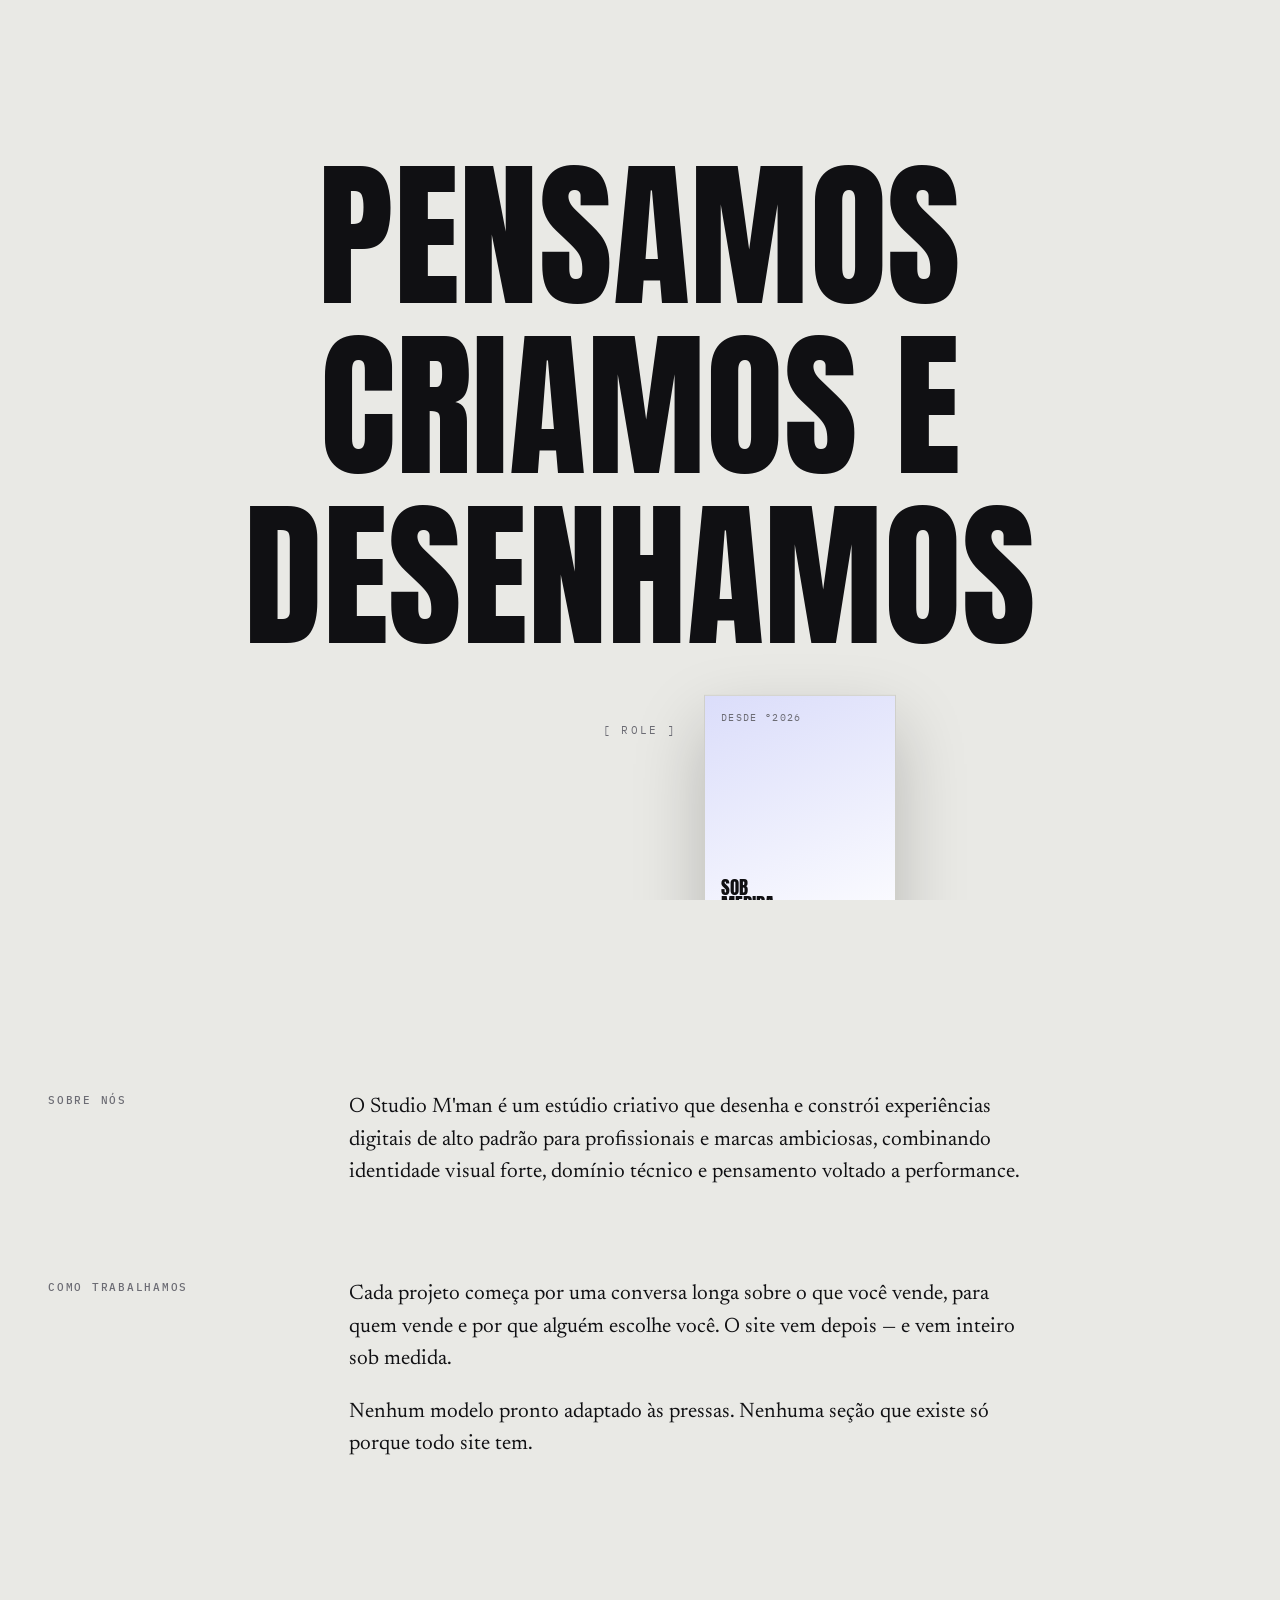
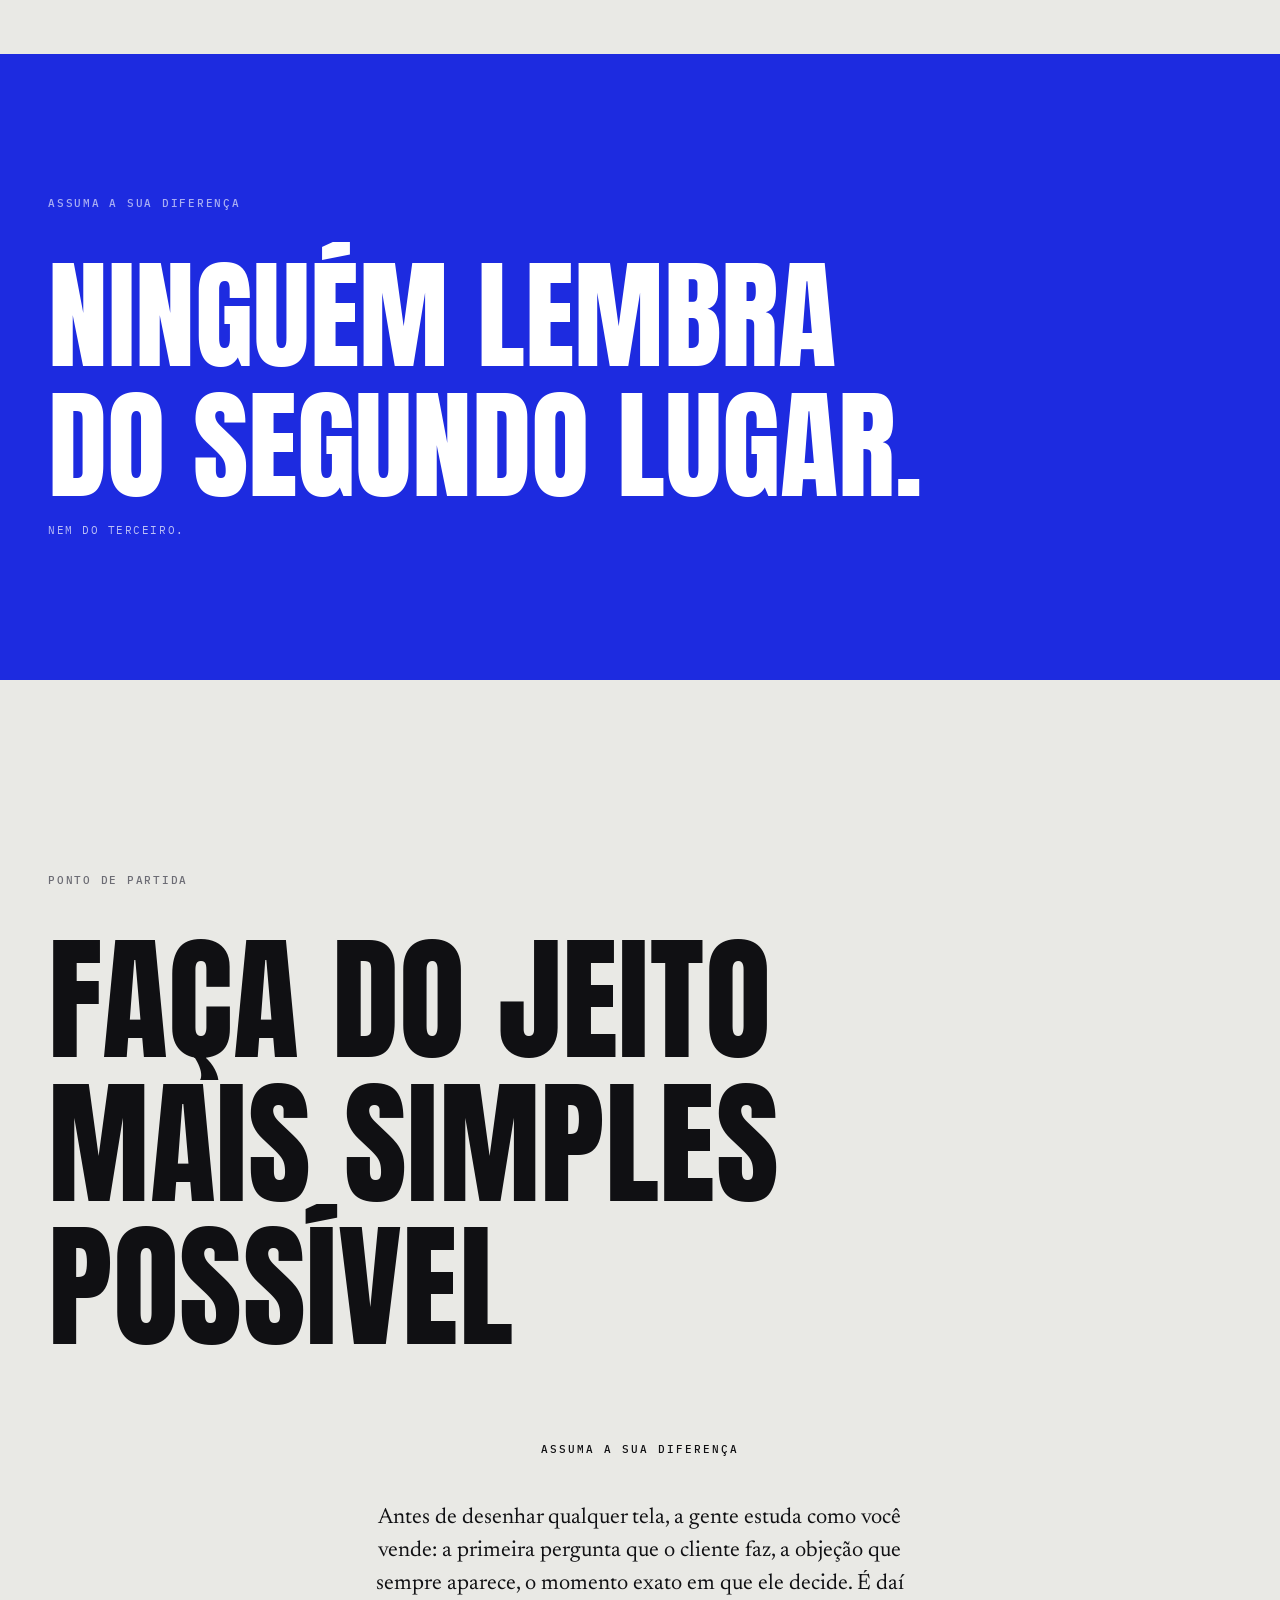
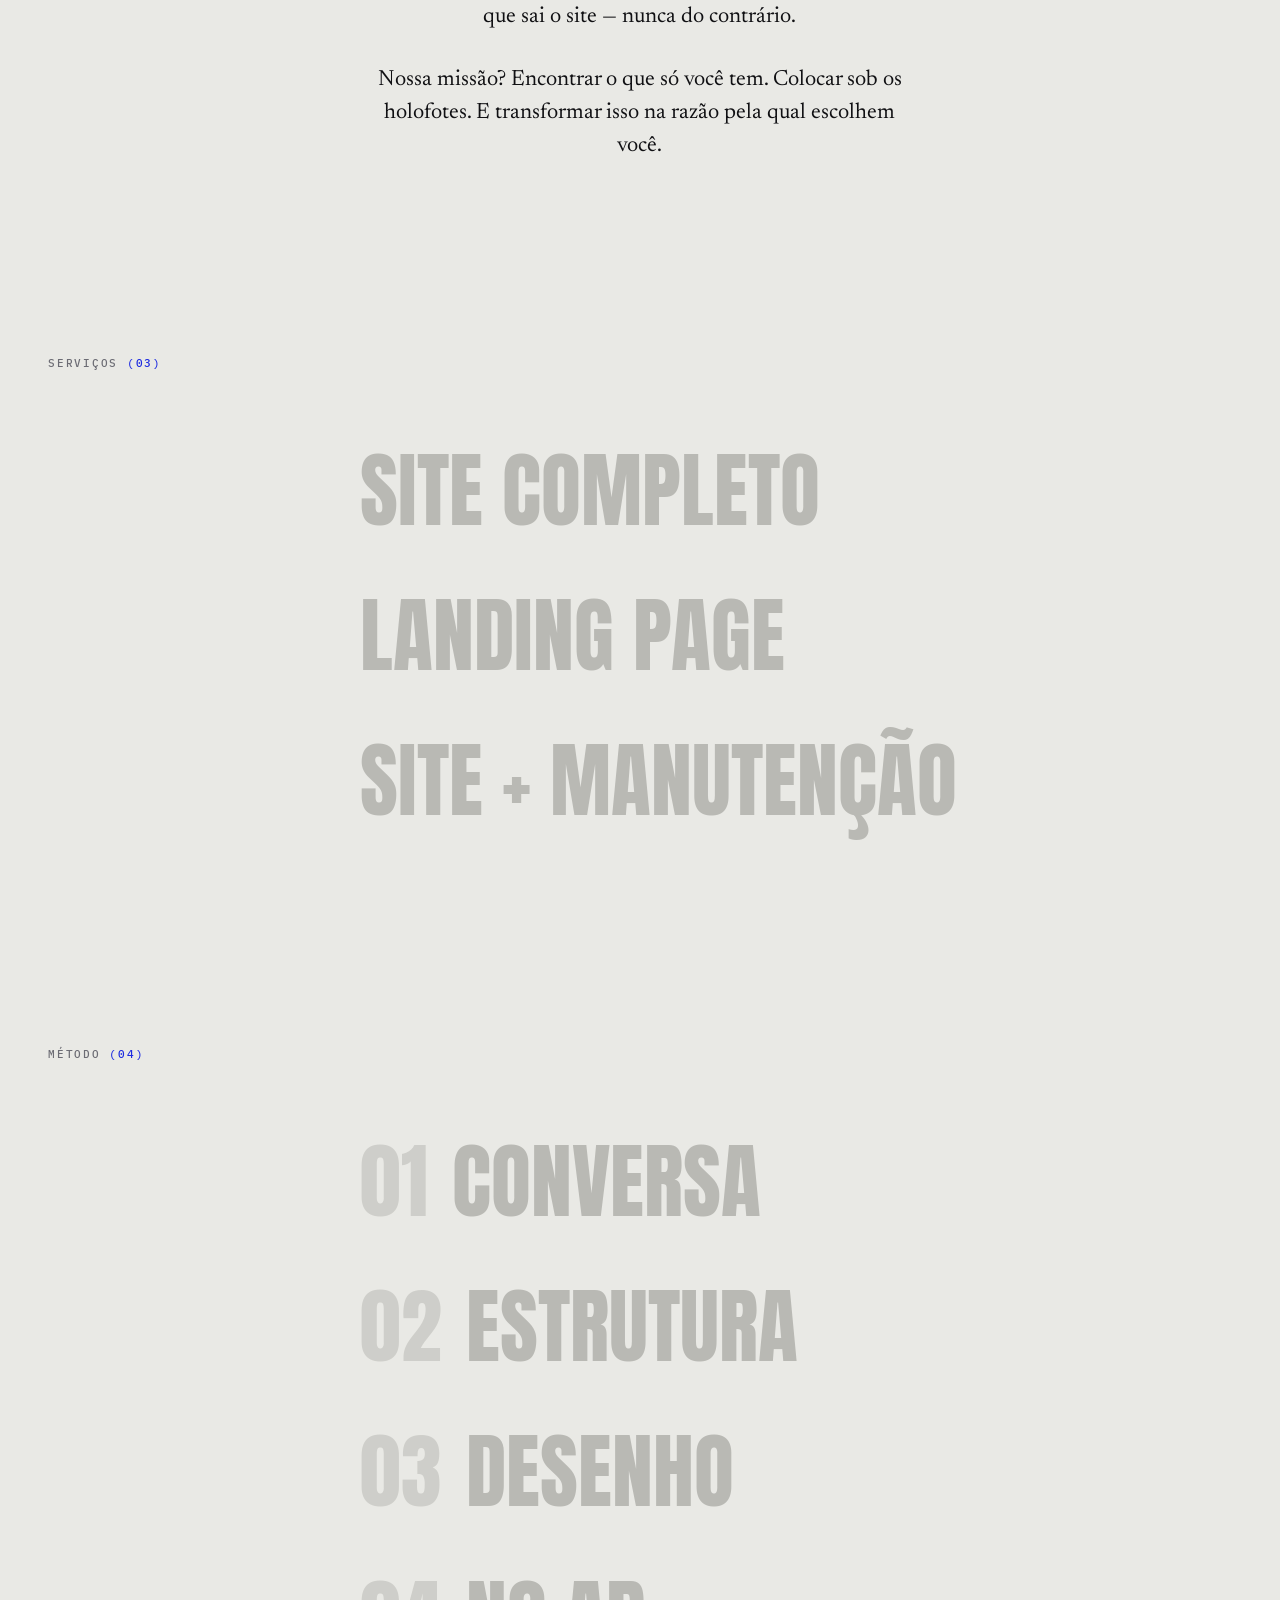
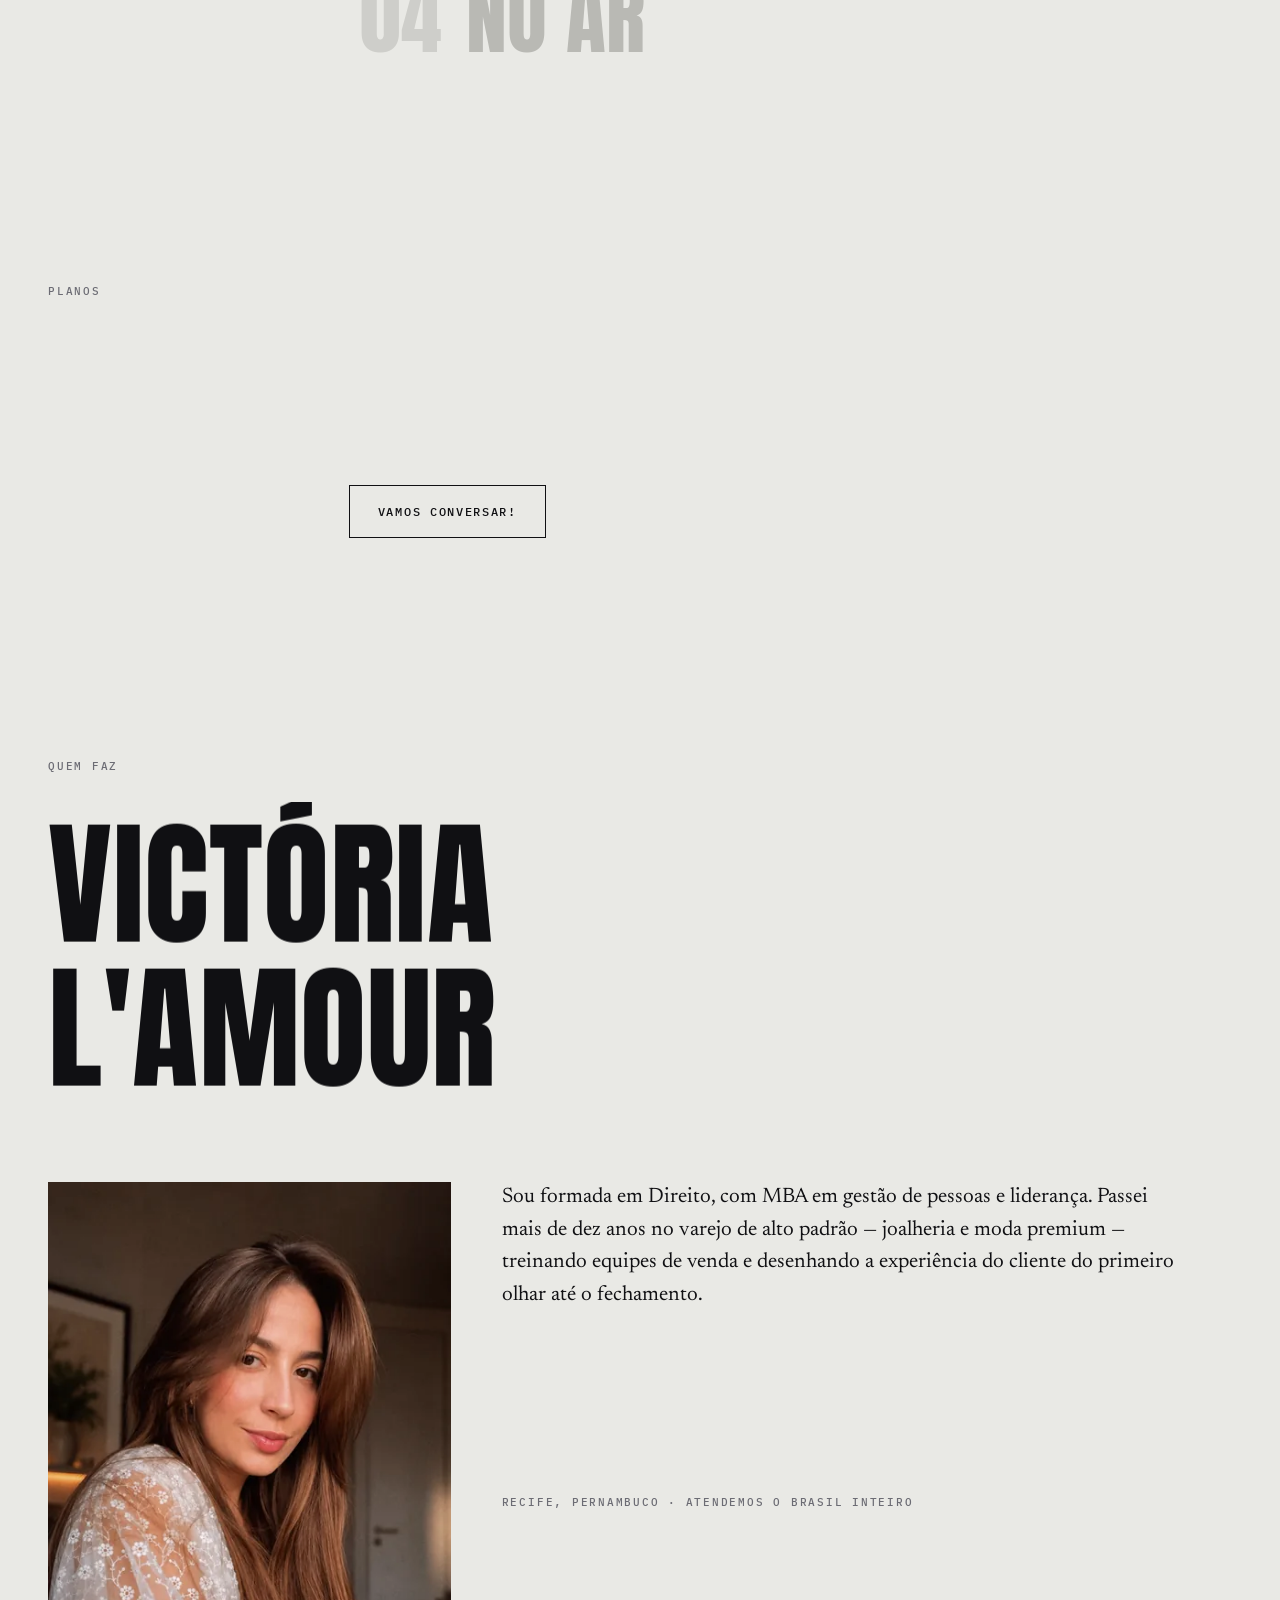
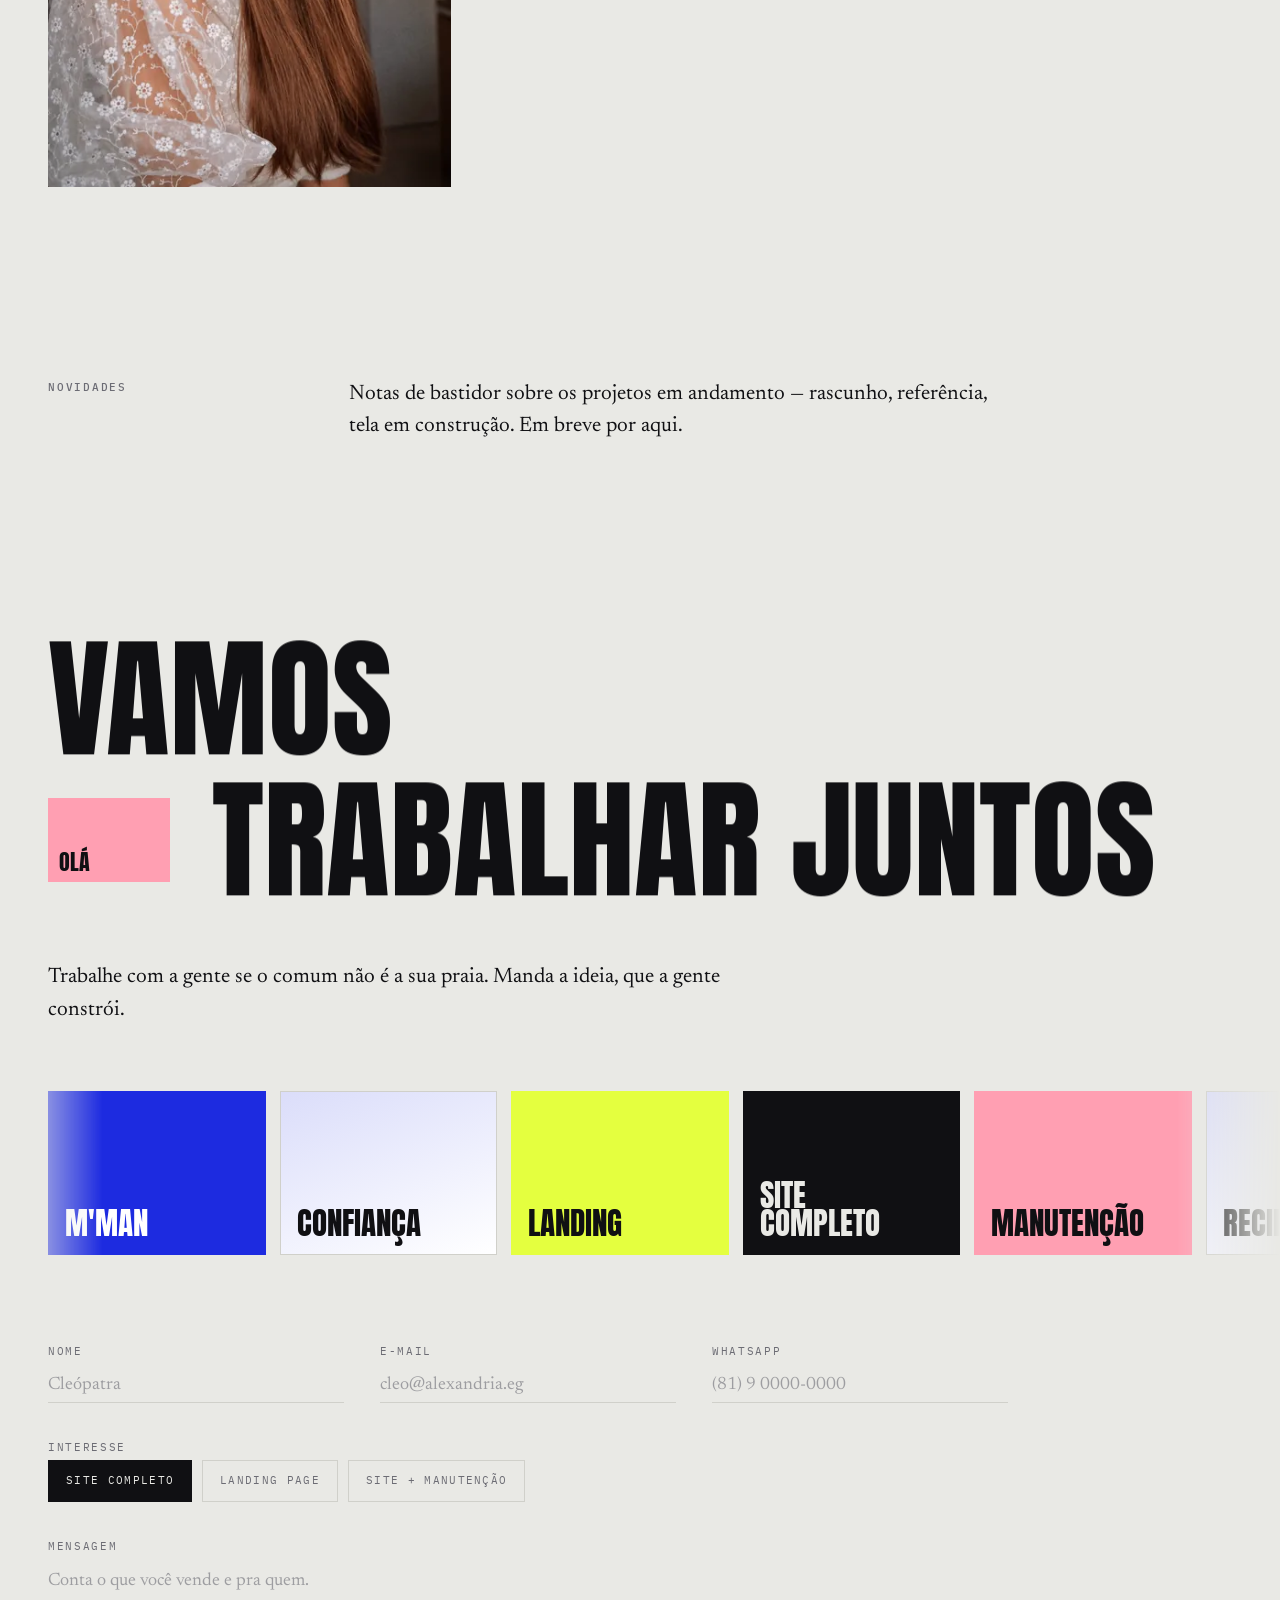
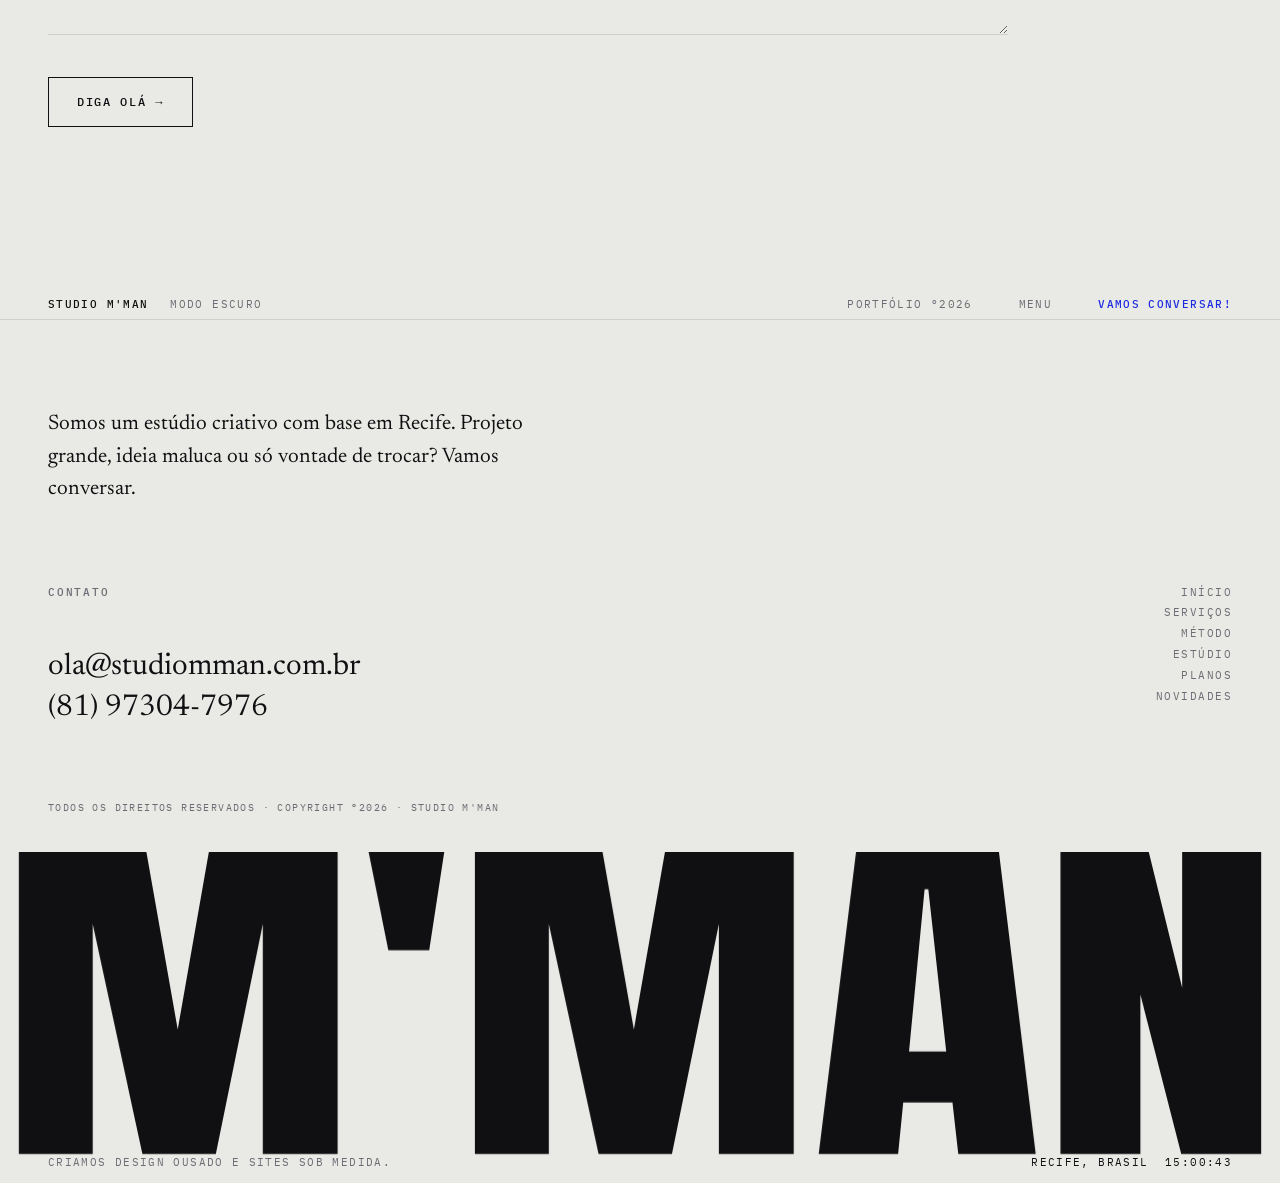
<file: index.html>
<!doctype html>
<html lang="pt-BR" data-theme="light">
<head>
<meta charset="utf-8">
<meta name="viewport" content="width=device-width, initial-scale=1">
<title>Studio M'man — Criamos design ousado e sites sob medida</title>
<meta name="description" content="Estúdio criativo em Recife. Desenhamos e construímos experiências digitais de alto padrão para profissionais e marcas ambiciosas.">
<meta name="theme-color" content="#F0F0EC">

<meta property="og:type" content="website">
<meta property="og:locale" content="pt_BR">
<meta property="og:title" content="Studio M'man">
<meta property="og:description" content="Criamos design ousado e sites sob medida. Recife, Brasil.">

<link rel="icon" href="assets/img/favicon.svg" type="image/svg+xml">
<link rel="preload" href="assets/fonts/anton-400-latin.woff2" as="font" type="font/woff2" crossorigin>
<link rel="preload" href="assets/fonts/newsreader-var-latin.woff2" as="font" type="font/woff2" crossorigin>
<link rel="stylesheet" href="assets/css/fonts.css">
<link rel="stylesheet" href="assets/css/style.css">
</head>
<body class="is-loading">

<a class="skip" href="#inicio">Pular para o conteúdo</a>

<!-- cortina de entrada -->
<div class="intro" id="intro" aria-hidden="true"><span>M'man</span></div>

<!-- cursor -->
<div class="cursor" id="cursor" aria-hidden="true"></div>

<!-- ============ 00 · chrome fixo ============ -->
<header class="chrome chrome--top">
  <a class="chrome__brand" href="#inicio">Studio M'man</a>
  <button type="button" class="lnk chrome__theme" data-theme-toggle aria-pressed="false">Modo escuro</button>
  <nav class="chrome__nav" aria-label="Ações">
    <span class="chrome__edition">Portfólio °2026</span>
    <button type="button" class="lnk" id="menu-toggle" aria-expanded="false" aria-controls="menu">Menu</button>
    <a class="lnk lnk--cta" href="#contato">Vamos conversar!</a>
  </nav>
</header>

<div class="chrome chrome--bottom">
  <span class="chrome__claim">Criamos design ousado e sites sob medida.</span>
  <span class="chrome__clock">Recife, Brasil&nbsp;&nbsp;<time id="clock" datetime="">--:--:--</time></span>
</div>

<!-- menu tela cheia -->
<div class="menu" id="menu" hidden>
  <nav class="menu__nav" aria-label="Navegação principal">
    <a href="#inicio"><span>Início</span></a>
    <a href="#servicos"><span>Serviços</span></a>
    <a href="#metodo"><span>Método</span></a>
    <a href="#estudio"><span>Estúdio</span></a>
    <a href="#planos"><span>Planos</span></a>
    <a href="#novidades"><span>Novidades</span></a>
    <a href="#contato"><span>Vamos conversar</span></a>
  </nav>
  <div class="menu__foot">
    <a href="mailto:ola@studiomman.com.br">ola@studiomman.com.br</a>
    <a href="https://wa.me/5581973047976">(81) 97304-7976</a>
    <span>Recife, Brasil</span>
    <button type="button" class="lnk menu__theme" data-theme-toggle aria-pressed="false">Modo escuro</button>
  </div>
</div>

<main id="scroll">

<!-- ============ 01 · hero ============ -->
<section class="hero" id="inicio">
  <h1 class="hero__title">
    <span class="line"><span>Pensamos</span></span>
    <span class="line"><span>Criamos e</span></span>
    <span class="line"><span>Desenhamos</span></span>
  </h1>

  <!-- cartão que atravessa a manchete -->
  <div class="hero__card" data-parallax="-0.34" aria-hidden="true">
    <div class="tile tile--shot">
      <span class="tile__kicker">Desde °2026</span>
      <span class="tile__word">Sob<br>medida</span>
      <span class="tile__meta">Recife · PE</span>
    </div>
  </div>

  <a class="hero__scroll" href="#sobre">[ Role ]</a>
</section>

<!-- ============ 02 · sobre ============ -->
<section class="sec sec--split" id="sobre">
  <div class="sec__side"><p class="label">Sobre nós</p></div>
  <div class="sec__body">
    <p class="prose reveal">O Studio M'man é um estúdio criativo que desenha e constrói experiências digitais de alto padrão para profissionais e marcas ambiciosas, combinando identidade visual forte, domínio técnico e pensamento voltado a performance.</p>
  </div>

  <div class="sec__side sec__side--2"><p class="label">Como trabalhamos</p></div>
  <div class="sec__body sec__body--2">
    <p class="prose reveal">Cada projeto começa por uma conversa longa sobre o que você vende, para quem vende e por que alguém escolhe você. O site vem depois — e vem inteiro sob medida.</p>
    <p class="prose reveal">Nenhum modelo pronto adaptado às pressas. Nenhuma seção que existe só porque todo site tem.</p>
  </div>
</section>

<!-- ============ 03 · a virada ============ -->
<section class="takeover" id="diferenca">
  <div class="takeover__inner">
    <p class="label label--on">Assuma a sua diferença</p>
    <h2 class="takeover__name" data-lines>Ninguém lembra<br>do segundo lugar.</h2>
    <p class="takeover__cap">Nem do terceiro.</p>
  </div>
</section>

<!-- ============ 04 · manifesto ============ -->
<section class="sec manifesto" id="manifesto">
  <p class="label">Ponto de partida</p>
  <h2 class="display" data-lines>Faça do jeito<br>mais simples<br>possível</h2>

  <div class="statement" id="statement">
    <h3 class="statement__sub" data-words>Assuma a sua diferença</h3>
    <p class="statement__note" data-words>Antes de desenhar qualquer tela, a gente estuda como você vende: a primeira pergunta que o cliente faz, a objeção que sempre aparece, o momento exato em que ele decide. É daí que sai o site — nunca do contrário.</p>
    <p class="statement__note" data-words>Nossa missão? Encontrar o que só você tem. Colocar sob os holofotes. E transformar isso na razão pela qual escolhem você.</p>
  </div>
</section>

<!-- ============ 05 · serviços ============ -->
<section class="sec biglist" id="servicos" data-biglist>
  <p class="label">Serviços <em>(03)</em></p>

  <div class="biglist__grid">
    <div class="biglist__media" aria-hidden="true">
      <div class="tile tile--a" data-slot="0"><span class="tile__word">Tudo</span></div>
      <div class="tile tile--b" data-slot="1"><span class="tile__word">Uma<br>página</span></div>
      <div class="tile tile--c" data-slot="2"><span class="tile__word">Sempre<br>no ar</span></div>
    </div>

    <ol class="biglist__list">
      <li class="biglist__item" data-tag="Estrutura inteira">
        <h3>Site completo</h3>
        <p class="prose">A estrutura inteira, seção por seção. Para quem oferece mais de um serviço e precisa que cada um tenha o seu espaço, a sua explicação e a sua foto.</p>
      </li>
      <li class="biglist__item" data-tag="Um objetivo">
        <h3>Landing page</h3>
        <p class="prose">Uma página, um objetivo. Para um lançamento, uma campanha ou o serviço que você quer colocar à frente dos outros.</p>
      </li>
      <li class="biglist__item" data-tag="Cuidado contínuo">
        <h3>Site + manutenção</h3>
        <p class="prose">O projeto completo mais o cuidado contínuo: hospedagem, atualização e ajuste toda vez que o seu trabalho mudar.</p>
      </li>
    </ol>
  </div>
</section>

<!-- ============ 06 · método ============ -->
<section class="sec biglist biglist--num" id="metodo" data-biglist>
  <p class="label">Método <em>(04)</em></p>

  <div class="biglist__grid">
    <div class="biglist__media" aria-hidden="true">
      <div class="tile tile--c" data-slot="0"><span class="tile__word">01</span></div>
      <div class="tile tile--a" data-slot="1"><span class="tile__word">02</span></div>
      <div class="tile tile--d" data-slot="2"><span class="tile__word">03</span></div>
      <div class="tile tile--b" data-slot="3"><span class="tile__word">04</span></div>
    </div>

    <ol class="biglist__list">
      <li class="biglist__item" data-tag="Uma hora, sem compromisso">
        <h3><em>01</em>Conversa</h3>
        <p class="prose">Uma hora com você, sem compromisso. Sobre o serviço, sobre o cliente, sobre aquilo que você já cansou de explicar por telefone.</p>
      </li>
      <li class="biglist__item" data-tag="O mapa antes da cor">
        <h3><em>02</em>Estrutura</h3>
        <p class="prose">Antes de qualquer cor, o mapa: quais seções existem, em que ordem e o que cada uma precisa provar.</p>
      </li>
      <li class="biglist__item" data-tag="Você opina antes">
        <h3><em>03</em>Desenho</h3>
        <p class="prose">Identidade, tipografia e imagem. Você acompanha e opina antes de a primeira tela ser construída.</p>
      </li>
      <li class="biglist__item" data-tag="Por nossa conta">
        <h3><em>04</em>No ar</h3>
        <p class="prose">Domínio, hospedagem e publicação por nossa conta. Você recebe o site funcionando — e a manutenção começa no mesmo dia.</p>
      </li>
    </ol>
  </div>
</section>

<!-- ============ 07 · planos ============ -->
<section class="sec sec--split" id="planos">
  <div class="sec__side"><p class="label">Planos</p></div>
  <div class="sec__body">
    <p class="prose reveal">Todo projeto do Studio M'man inclui manutenção mensal. Não é taxa extra: é o que mantém o site no ar, atualizado e acompanhando o seu trabalho — serviço novo, foto nova, preço novo.</p>
    <p class="prose reveal">Como cada projeto nasce de uma avaliação, o investimento é definido caso a caso. Na primeira conversa você já sai com o número.</p>
    <p class="reveal"><a class="btn" href="#contato">Vamos conversar!</a></p>
  </div>
</section>

<!-- ============ 08 · quem faz ============ -->
<section class="sec" id="estudio">
  <p class="label">Quem faz</p>
  <h2 class="display" data-lines>Victória<br>L'Amour</h2>

  <div class="quem">
    <figure class="quem__foto reveal reveal--corte">
      <picture>
        <source type="image/webp"
                srcset="assets/img/victoria-440.webp 440w, assets/img/victoria-880.webp 880w"
                sizes="(min-width: 900px) 34vw, 100vw">
        <img src="assets/img/victoria-440.jpg"
             srcset="assets/img/victoria-440.jpg 440w, assets/img/victoria-880.jpg 880w"
             sizes="(min-width: 900px) 34vw, 100vw"
             width="440" height="661" loading="lazy" decoding="async"
             alt="Victória L'Amour, fundadora do Studio M'man.">
      </picture>
    </figure>

    <div class="quem__texto">
      <p class="prose reveal">Sou formada em Direito, com MBA em gestão de pessoas e liderança. Passei mais de dez anos no varejo de alto padrão — joalheria e moda premium — treinando equipes de venda e desenhando a experiência do cliente do primeiro olhar até o fechamento.</p>
      <p class="prose reveal">Hoje faço a mesma coisa numa tela. A pergunta é a mesma de sempre: o que faz alguém confiar em você antes de falar com você?</p>
      <p class="prose reveal">M'man vem de maman, mãe em francês. É como meus filhos me chamam.</p>
      <p class="label label--base reveal">Recife, Pernambuco · Atendemos o Brasil inteiro</p>
    </div>
  </div>
</section>

<!-- ============ 09 · novidades ============ -->
<section class="sec sec--split" id="novidades">
  <div class="sec__side"><p class="label">Novidades</p></div>
  <div class="sec__body">
    <p class="prose reveal">Notas de bastidor sobre os projetos em andamento — rascunho, referência, tela em construção. Em breve por aqui.</p>
  </div>
</section>

<!-- ============ 10 · contato ============ -->
<section class="sec contato" id="contato">
  <h2 class="contato__title">
    <span class="line"><span>Vamos</span></span>
    <span class="line line--inline">
      <span class="contato__slot" data-grow aria-hidden="true"><span class="tile tile--d"><span class="tile__word">Olá</span></span></span>
      <span>trabalhar juntos</span>
    </span>
  </h2>

  <p class="prose contato__call reveal">Trabalhe com a gente se o comum não é a sua praia. Manda a ideia, que a gente constrói.</p>

  <div class="marquee" aria-hidden="true">
    <div class="marquee__row" id="marquee"></div>
  </div>

  <form class="form" id="form" novalidate>
    <div class="field">
      <label for="nome">Nome</label>
      <input id="nome" name="nome" type="text" placeholder="Cleópatra" autocomplete="name" required>
    </div>
    <div class="field">
      <label for="email">E-mail</label>
      <input id="email" name="email" type="email" placeholder="cleo@alexandria.eg" autocomplete="email" required>
    </div>
    <div class="field">
      <label for="whats">WhatsApp</label>
      <input id="whats" name="whatsapp" type="tel" placeholder="(81) 9 0000-0000" autocomplete="tel">
    </div>

    <fieldset class="field field--full">
      <legend>Interesse</legend>
      <div class="pills">
        <label class="pill"><input type="radio" name="interesse" value="Site completo" checked><span>Site completo</span></label>
        <label class="pill"><input type="radio" name="interesse" value="Landing page"><span>Landing page</span></label>
        <label class="pill"><input type="radio" name="interesse" value="Site + manutenção"><span>Site + manutenção</span></label>
      </div>
    </fieldset>

    <div class="field field--full">
      <label for="msg">Mensagem</label>
      <textarea id="msg" name="mensagem" rows="3" placeholder="Conta o que você vende e pra quem."></textarea>
    </div>

    <div class="field--full form__foot">
      <button class="btn btn--send" type="submit">Diga olá <span aria-hidden="true">→</span></button>
      <p class="form__status" id="form-status" role="status" aria-live="polite"></p>
    </div>
  </form>
</section>

</main>

<!-- ============ 11 · rodapé ============ -->
<footer class="footer">
  <div class="footer__top">
    <p class="prose footer__pitch reveal">Somos um estúdio criativo com base em Recife. Projeto grande, ideia maluca ou só vontade de trocar? Vamos conversar.</p>

    <div class="footer__cols">
      <div>
        <p class="label">Contato</p>
        <a class="footer__big" href="mailto:ola@studiomman.com.br">ola@studiomman.com.br</a>
        <a class="footer__big" href="https://wa.me/5581973047976">(81) 97304-7976</a>
      </div>
      <nav class="footer__nav" aria-label="Rodapé">
        <a href="#inicio">Início</a>
          <a href="#servicos">Serviços</a>
        <a href="#metodo">Método</a>
        <a href="#estudio">Estúdio</a>
        <a href="#planos">Planos</a>
        <a href="#novidades">Novidades</a>
      </nav>
    </div>

    <p class="footer__sign">Todos os direitos reservados · Copyright °2026 · Studio M'man</p>
  </div>

  <div class="wordmark" data-wordmark aria-hidden="true">
    <span>M'man</span>
  </div>
</footer>

<script src="assets/js/main.js" defer></script>
</body>
</html>
</file>
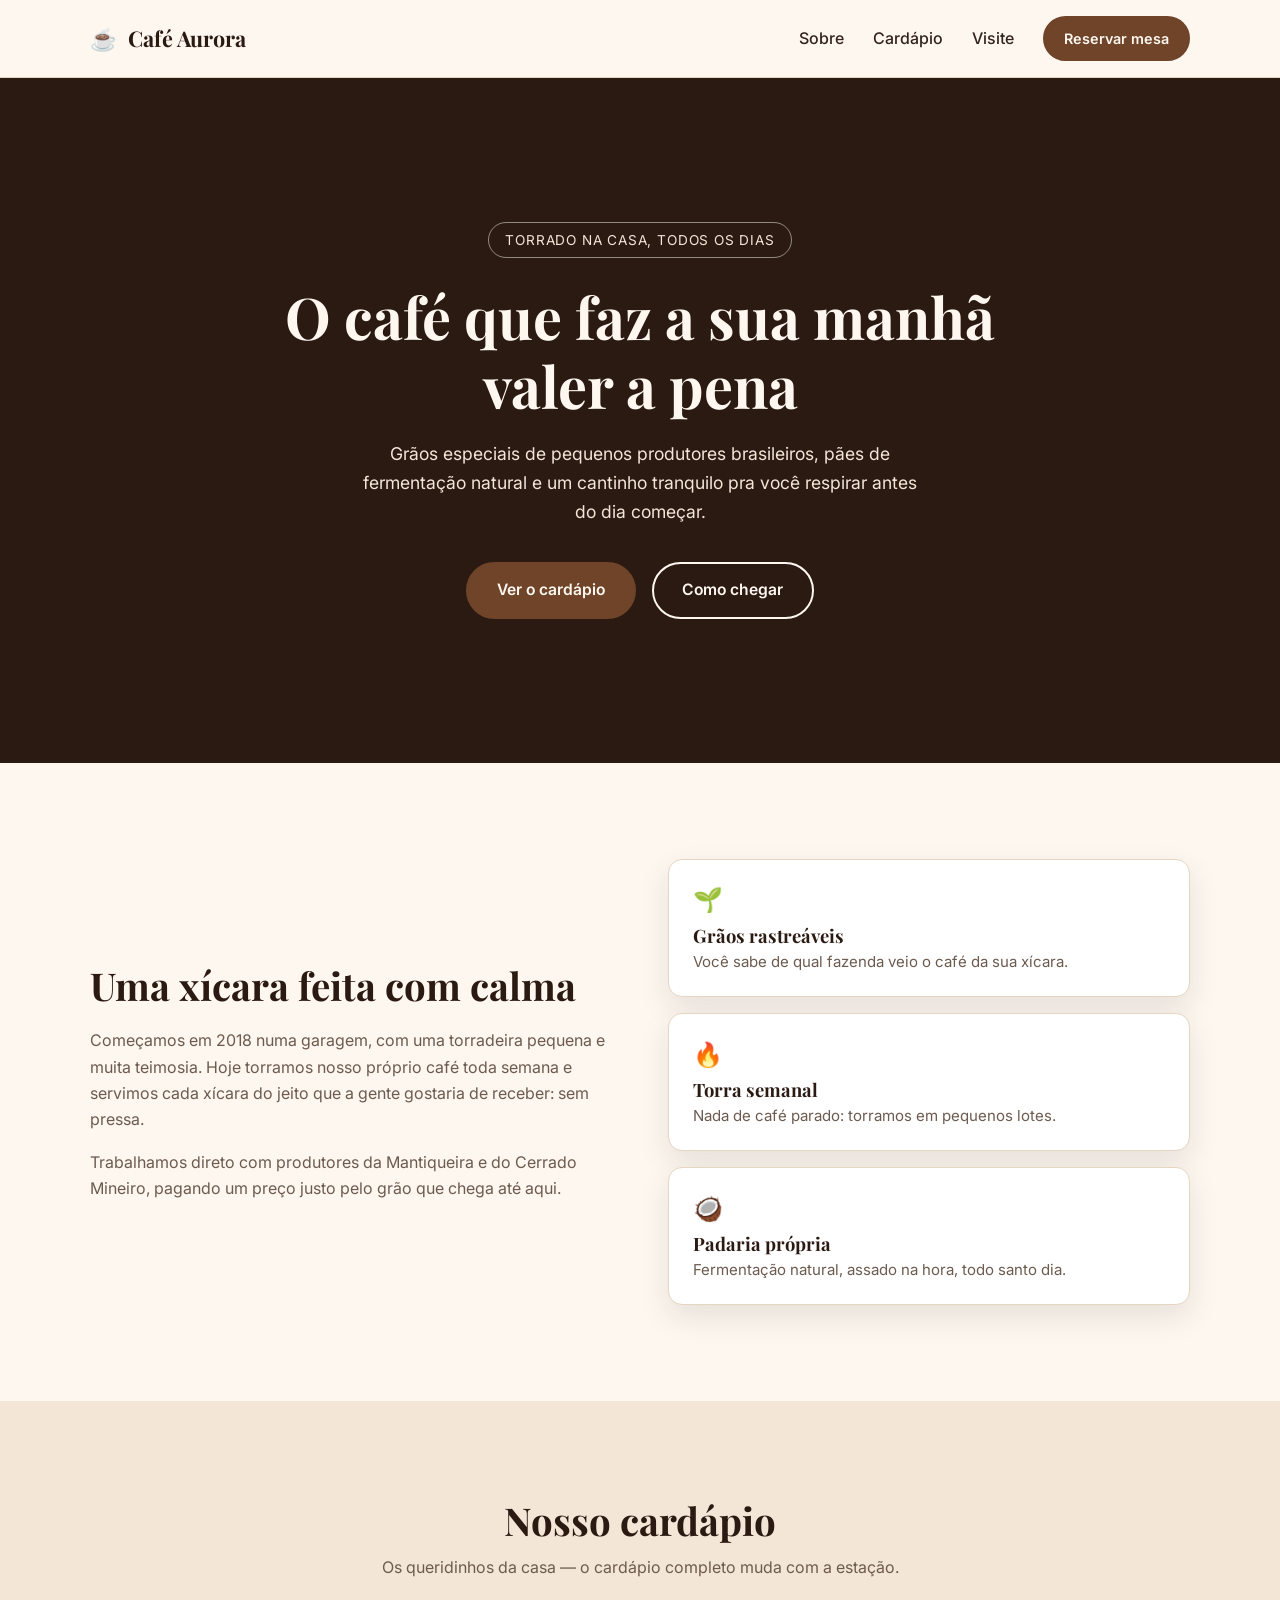
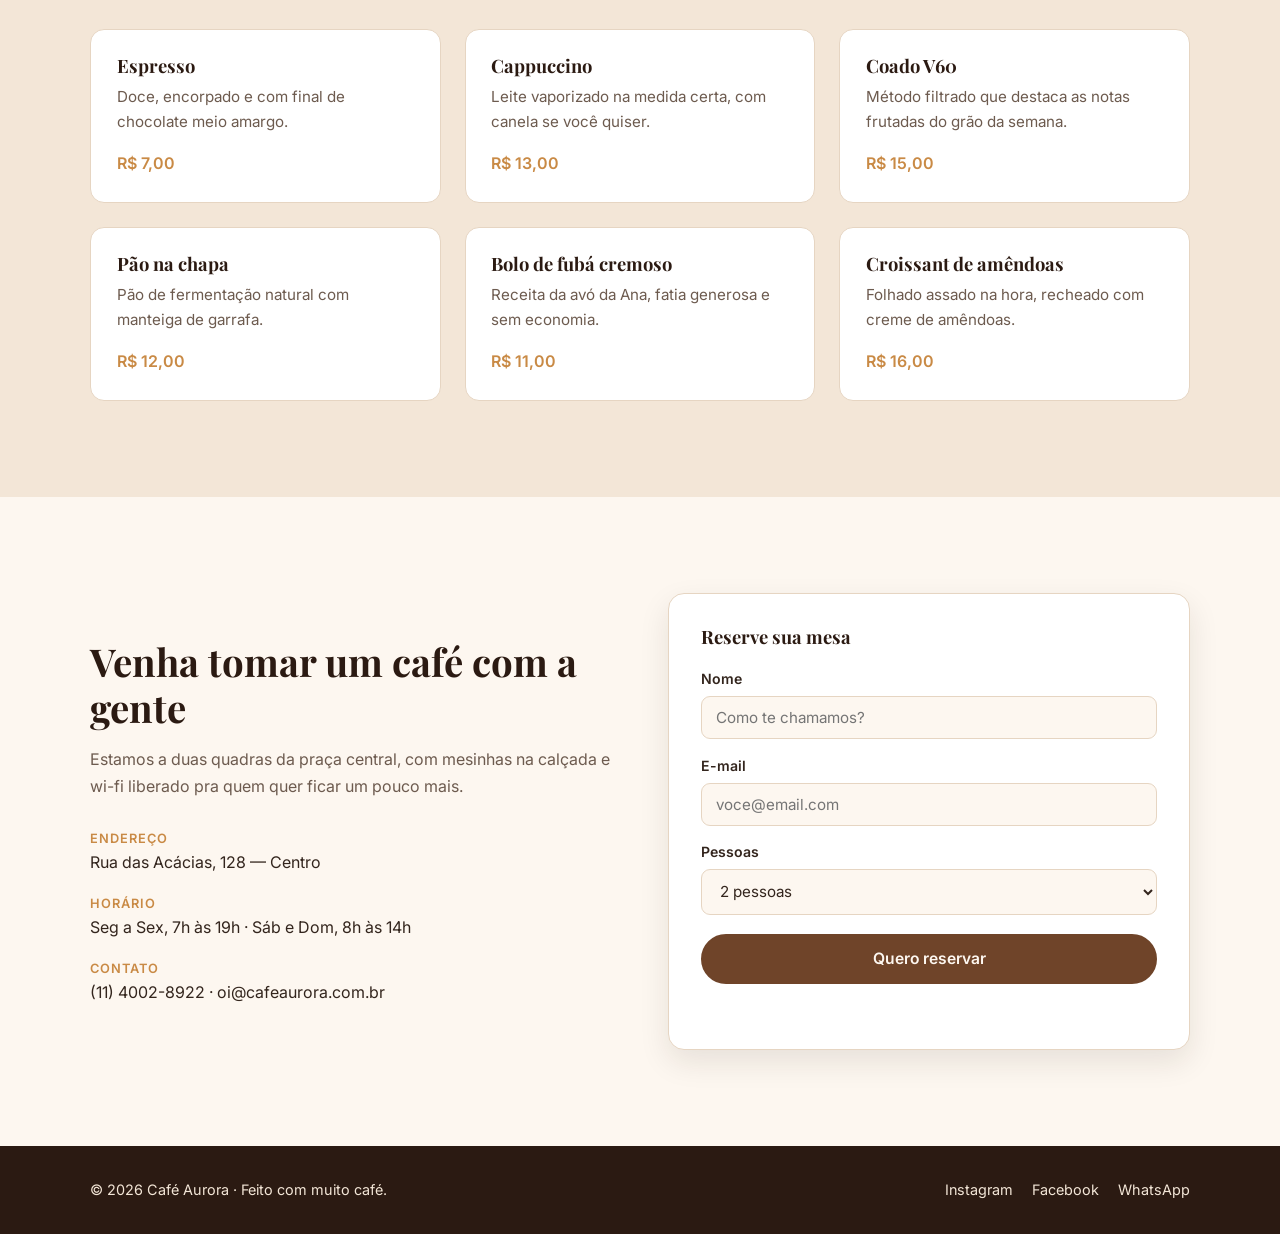
<file: cafeteria/index.html>
<!DOCTYPE html>
<html lang="pt-br">
<head>
    <meta charset="UTF-8">
    <meta name="viewport" content="width=device-width, initial-scale=1.0">
    <title>Café Aurora — Cafeteria Artesanal</title>
    <meta name="description" content="Café Aurora: cafeteria artesanal com grãos especiais, pães de fermentação natural e um cantinho aconchegante no centro da cidade.">
    <link rel="preconnect" href="https://fonts.googleapis.com">
    <link rel="preconnect" href="https://fonts.gstatic.com" crossorigin>
    <link href="https://fonts.googleapis.com/css2?family=Playfair+Display:wght@600;700&family=Inter:wght@400;500;600&display=swap" rel="stylesheet">
    <link rel="stylesheet" href="style.css">
</head>
<body>

    <header class="cabecalho" id="topo">
        <div class="container cabecalho__interno">
            <a class="logo" href="#topo">
                <span class="logo__icone" aria-hidden="true">&#9749;</span>
                Café Aurora
            </a>

            <button class="menu-botao" id="menuBotao" aria-expanded="false" aria-controls="menuPrincipal" aria-label="Abrir menu">
                <span></span><span></span><span></span>
            </button>

            <nav class="menu" id="menuPrincipal">
                <a href="#sobre">Sobre</a>
                <a href="#cardapio">Cardápio</a>
                <a href="#visite">Visite</a>
                <a class="botao botao--pequeno" href="#visite">Reservar mesa</a>
            </nav>
        </div>
    </header>

    <main>
        <section class="hero">
            <div class="container hero__interno">
                <p class="selo">Torrado na casa, todos os dias</p>
                <h1>O café que faz a sua manhã valer a pena</h1>
                <p class="hero__texto">
                    Grãos especiais de pequenos produtores brasileiros, pães de fermentação
                    natural e um cantinho tranquilo pra você respirar antes do dia começar.
                </p>
                <div class="hero__acoes">
                    <a class="botao" href="#cardapio">Ver o cardápio</a>
                    <a class="botao botao--vazado" href="#visite">Como chegar</a>
                </div>
            </div>
        </section>

        <section class="sobre" id="sobre">
            <div class="container sobre__grade">
                <div>
                    <h2>Uma xícara feita com calma</h2>
                    <p>
                        Começamos em 2018 numa garagem, com uma torradeira pequena e muita
                        teimosia. Hoje torramos nosso próprio café toda semana e servimos
                        cada xícara do jeito que a gente gostaria de receber: sem pressa.
                    </p>
                    <p>
                        Trabalhamos direto com produtores da Mantiqueira e do Cerrado
                        Mineiro, pagando um preço justo pelo grão que chega até aqui.
                    </p>
                </div>
                <ul class="diferenciais">
                    <li>
                        <span class="diferenciais__icone" aria-hidden="true">&#127793;</span>
                        <h3>Grãos rastreáveis</h3>
                        <p>Você sabe de qual fazenda veio o café da sua xícara.</p>
                    </li>
                    <li>
                        <span class="diferenciais__icone" aria-hidden="true">&#128293;</span>
                        <h3>Torra semanal</h3>
                        <p>Nada de café parado: torramos em pequenos lotes.</p>
                    </li>
                    <li>
                        <span class="diferenciais__icone" aria-hidden="true">&#129381;</span>
                        <h3>Padaria própria</h3>
                        <p>Fermentação natural, assado na hora, todo santo dia.</p>
                    </li>
                </ul>
            </div>
        </section>

        <section class="cardapio" id="cardapio">
            <div class="container">
                <h2 class="titulo-centro">Nosso cardápio</h2>
                <p class="subtitulo-centro">Os queridinhos da casa — o cardápio completo muda com a estação.</p>

                <div class="cardapio__grade">
                    <article class="item">
                        <h3>Espresso</h3>
                        <p>Doce, encorpado e com final de chocolate meio amargo.</p>
                        <span class="preco">R$ 7,00</span>
                    </article>
                    <article class="item">
                        <h3>Cappuccino</h3>
                        <p>Leite vaporizado na medida certa, com canela se você quiser.</p>
                        <span class="preco">R$ 13,00</span>
                    </article>
                    <article class="item">
                        <h3>Coado V60</h3>
                        <p>Método filtrado que destaca as notas frutadas do grão da semana.</p>
                        <span class="preco">R$ 15,00</span>
                    </article>
                    <article class="item">
                        <h3>Pão na chapa</h3>
                        <p>Pão de fermentação natural com manteiga de garrafa.</p>
                        <span class="preco">R$ 12,00</span>
                    </article>
                    <article class="item">
                        <h3>Bolo de fubá cremoso</h3>
                        <p>Receita da avó da Ana, fatia generosa e sem economia.</p>
                        <span class="preco">R$ 11,00</span>
                    </article>
                    <article class="item">
                        <h3>Croissant de amêndoas</h3>
                        <p>Folhado assado na hora, recheado com creme de amêndoas.</p>
                        <span class="preco">R$ 16,00</span>
                    </article>
                </div>
            </div>
        </section>

        <section class="visite" id="visite">
            <div class="container visite__grade">
                <div>
                    <h2>Venha tomar um café com a gente</h2>
                    <p>
                        Estamos a duas quadras da praça central, com mesinhas na calçada
                        e wi-fi liberado pra quem quer ficar um pouco mais.
                    </p>
                    <dl class="info">
                        <div>
                            <dt>Endereço</dt>
                            <dd>Rua das Acácias, 128 — Centro</dd>
                        </div>
                        <div>
                            <dt>Horário</dt>
                            <dd>Seg a Sex, 7h às 19h · Sáb e Dom, 8h às 14h</dd>
                        </div>
                        <div>
                            <dt>Contato</dt>
                            <dd>(11) 4002-8922 · oi@cafeaurora.com.br</dd>
                        </div>
                    </dl>
                </div>

                <form class="formulario" id="formReserva" novalidate>
                    <h3>Reserve sua mesa</h3>
                    <label for="nome">Nome</label>
                    <input type="text" id="nome" name="nome" placeholder="Como te chamamos?" required>

                    <label for="email">E-mail</label>
                    <input type="email" id="email" name="email" placeholder="voce@email.com" required>

                    <label for="pessoas">Pessoas</label>
                    <select id="pessoas" name="pessoas">
                        <option value="1">1 pessoa</option>
                        <option value="2" selected>2 pessoas</option>
                        <option value="4">3 a 4 pessoas</option>
                        <option value="6">5 ou mais</option>
                    </select>

                    <button class="botao botao--largo" type="submit">Quero reservar</button>
                    <p class="formulario__aviso" id="aviso" role="status"></p>
                </form>
            </div>
        </section>
    </main>

    <footer class="rodape">
        <div class="container rodape__interno">
            <p>© <span id="ano">2026</span> Café Aurora · Feito com muito café.</p>
            <p class="rodape__redes">
                <a href="#topo">Instagram</a>
                <a href="#topo">Facebook</a>
                <a href="#topo">WhatsApp</a>
            </p>
        </div>
    </footer>

    <script src="script.js"></script>
</body>
</html>
</file>
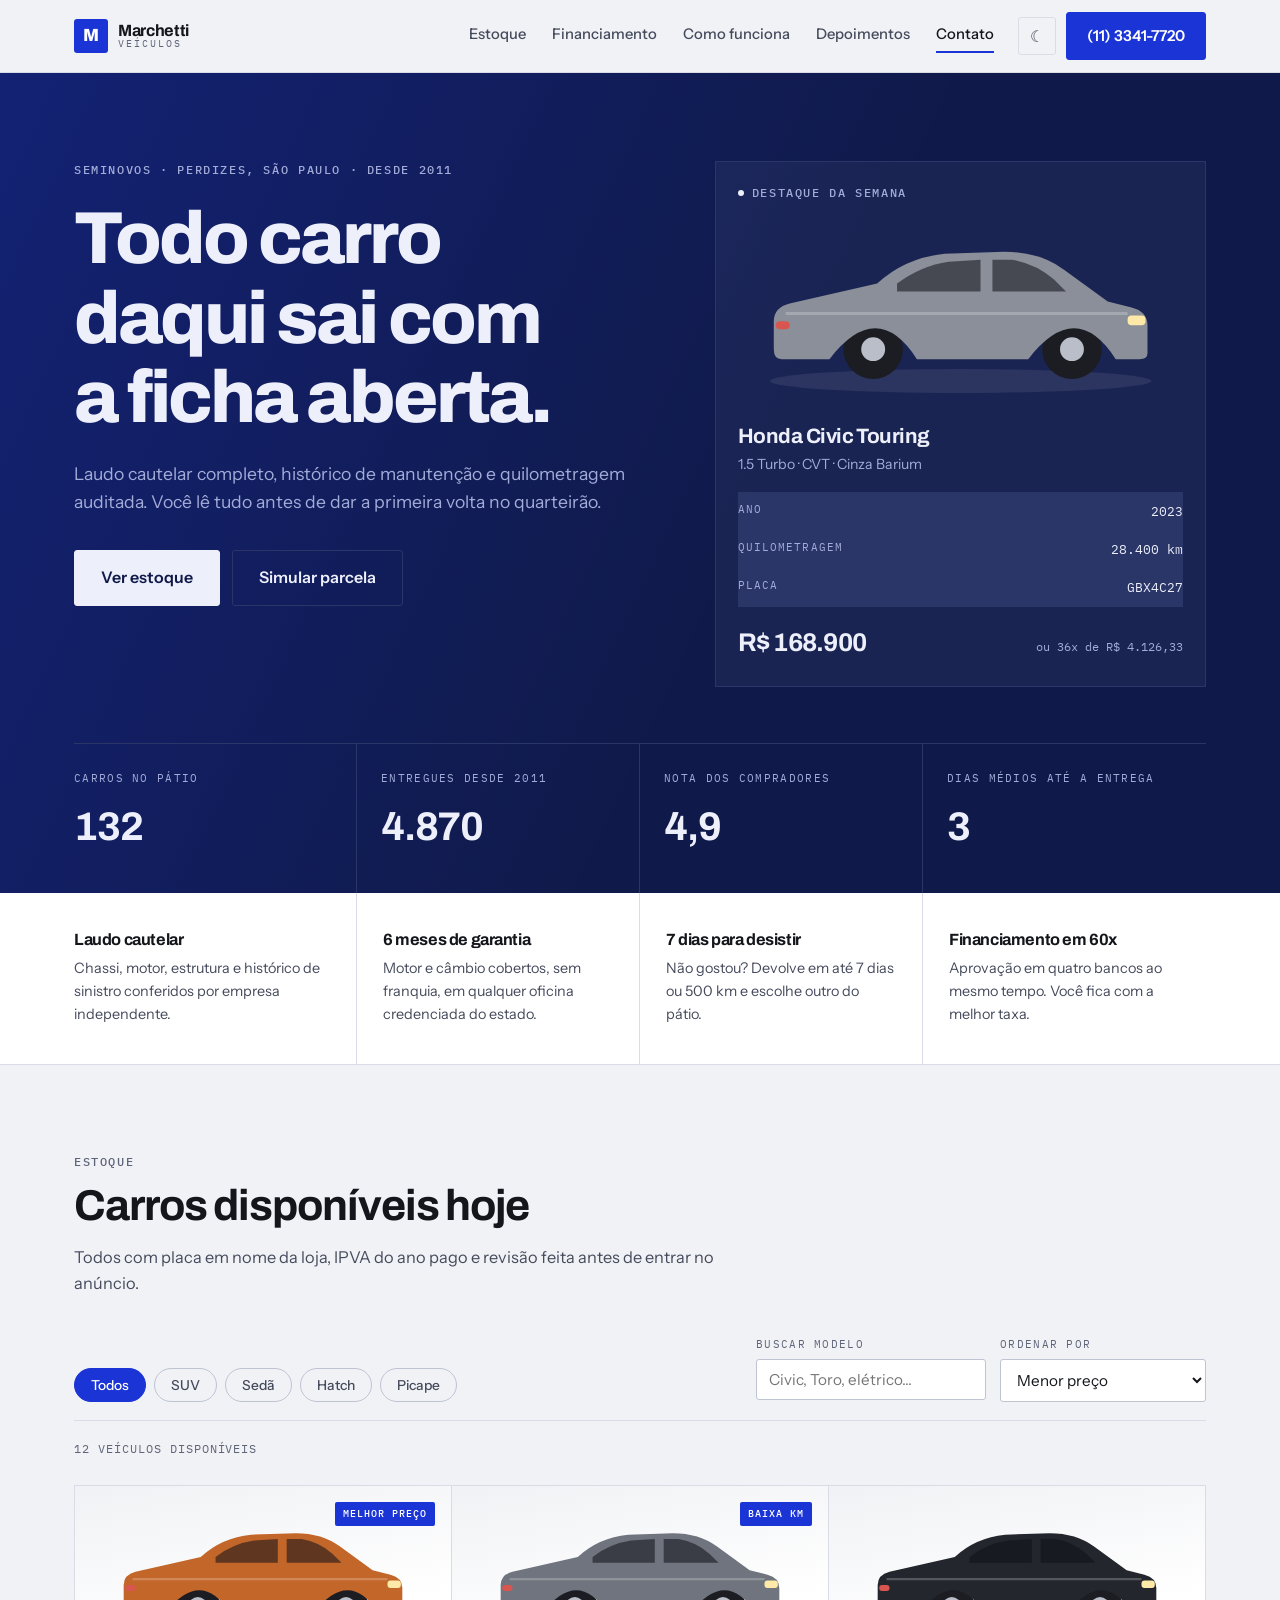
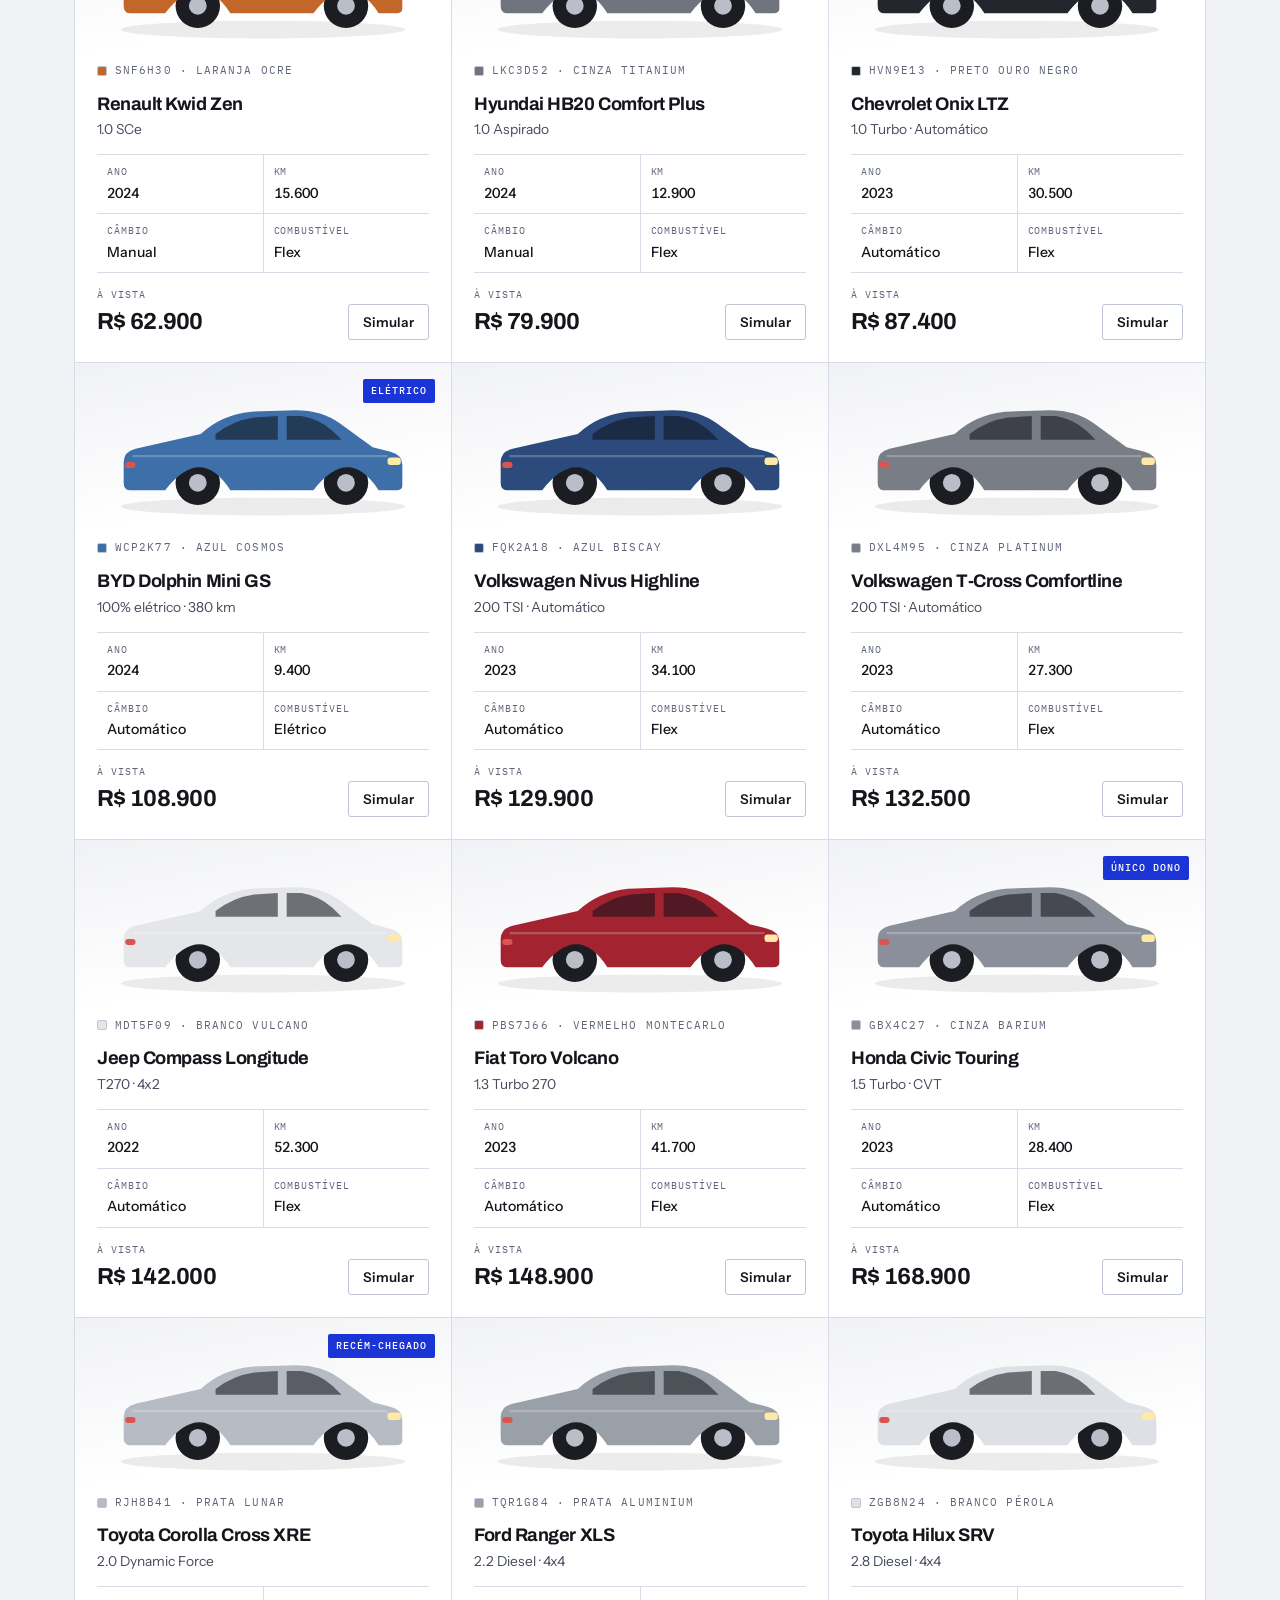
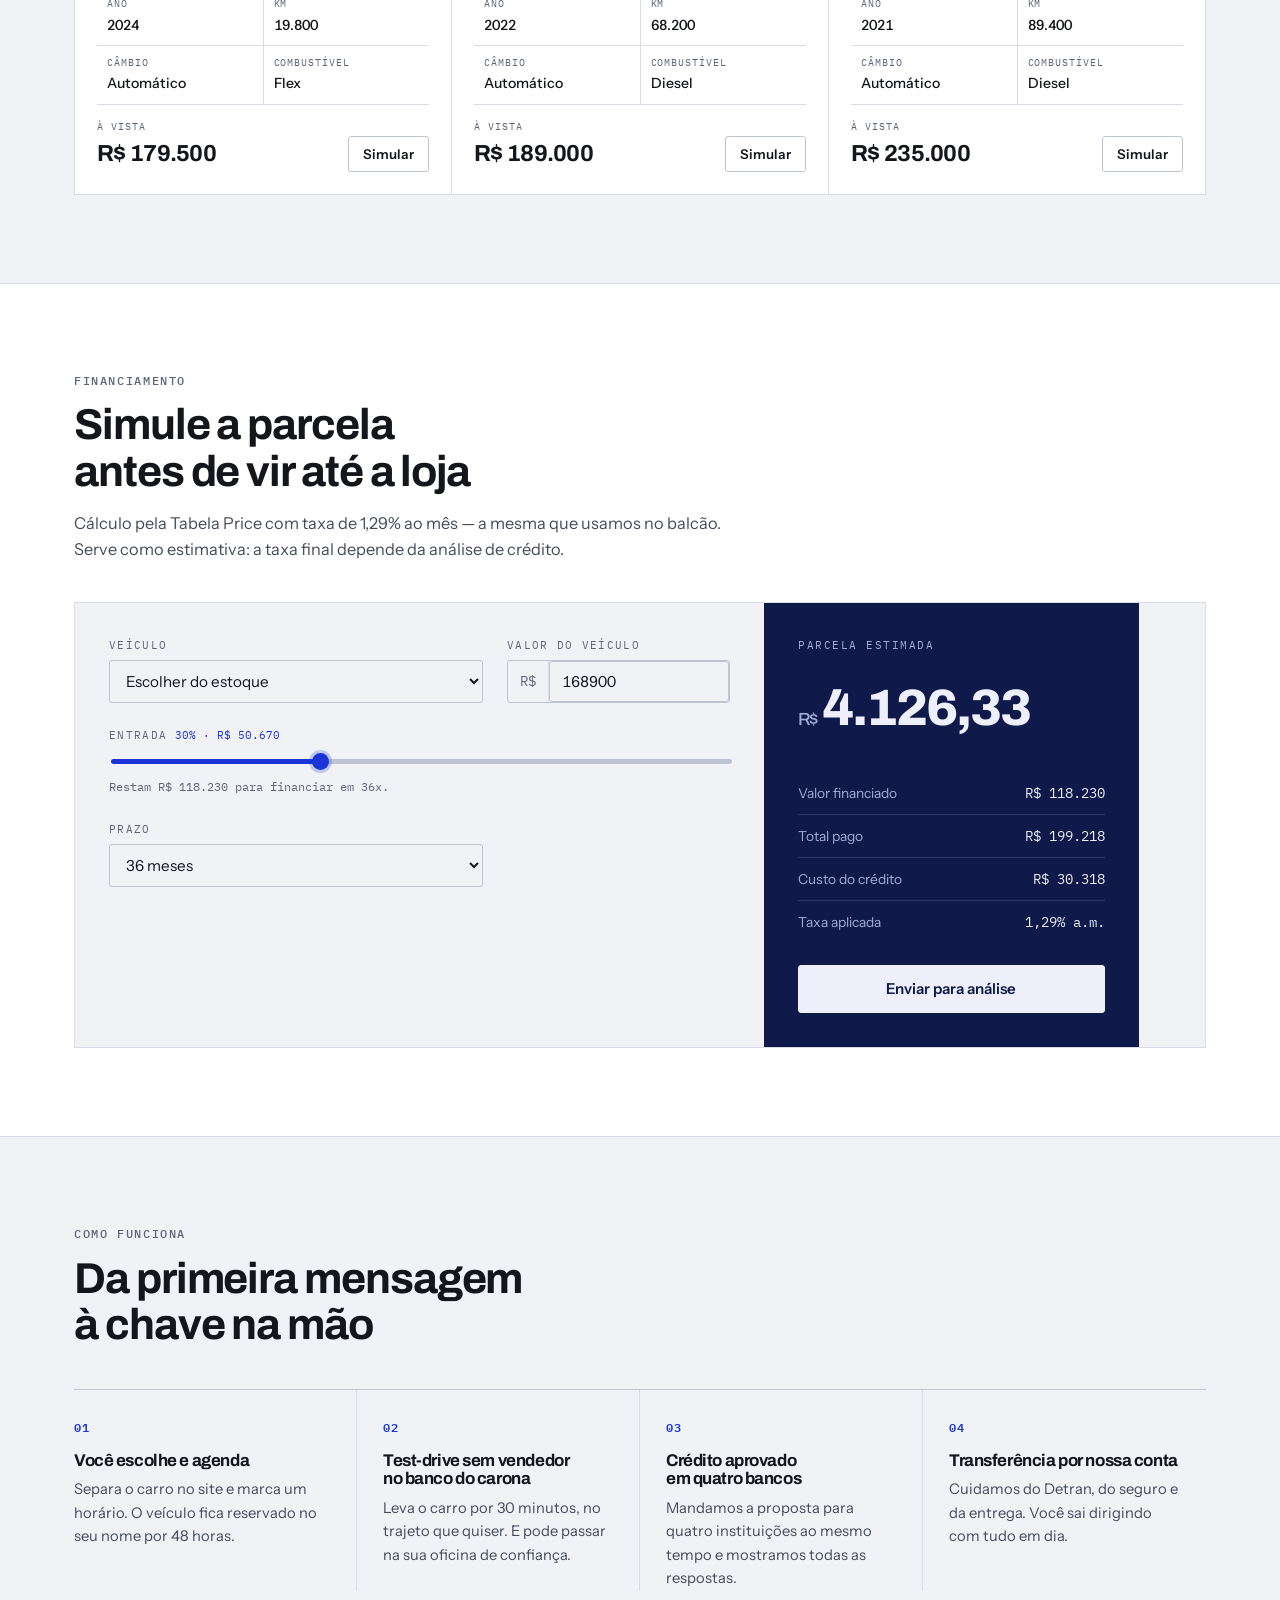
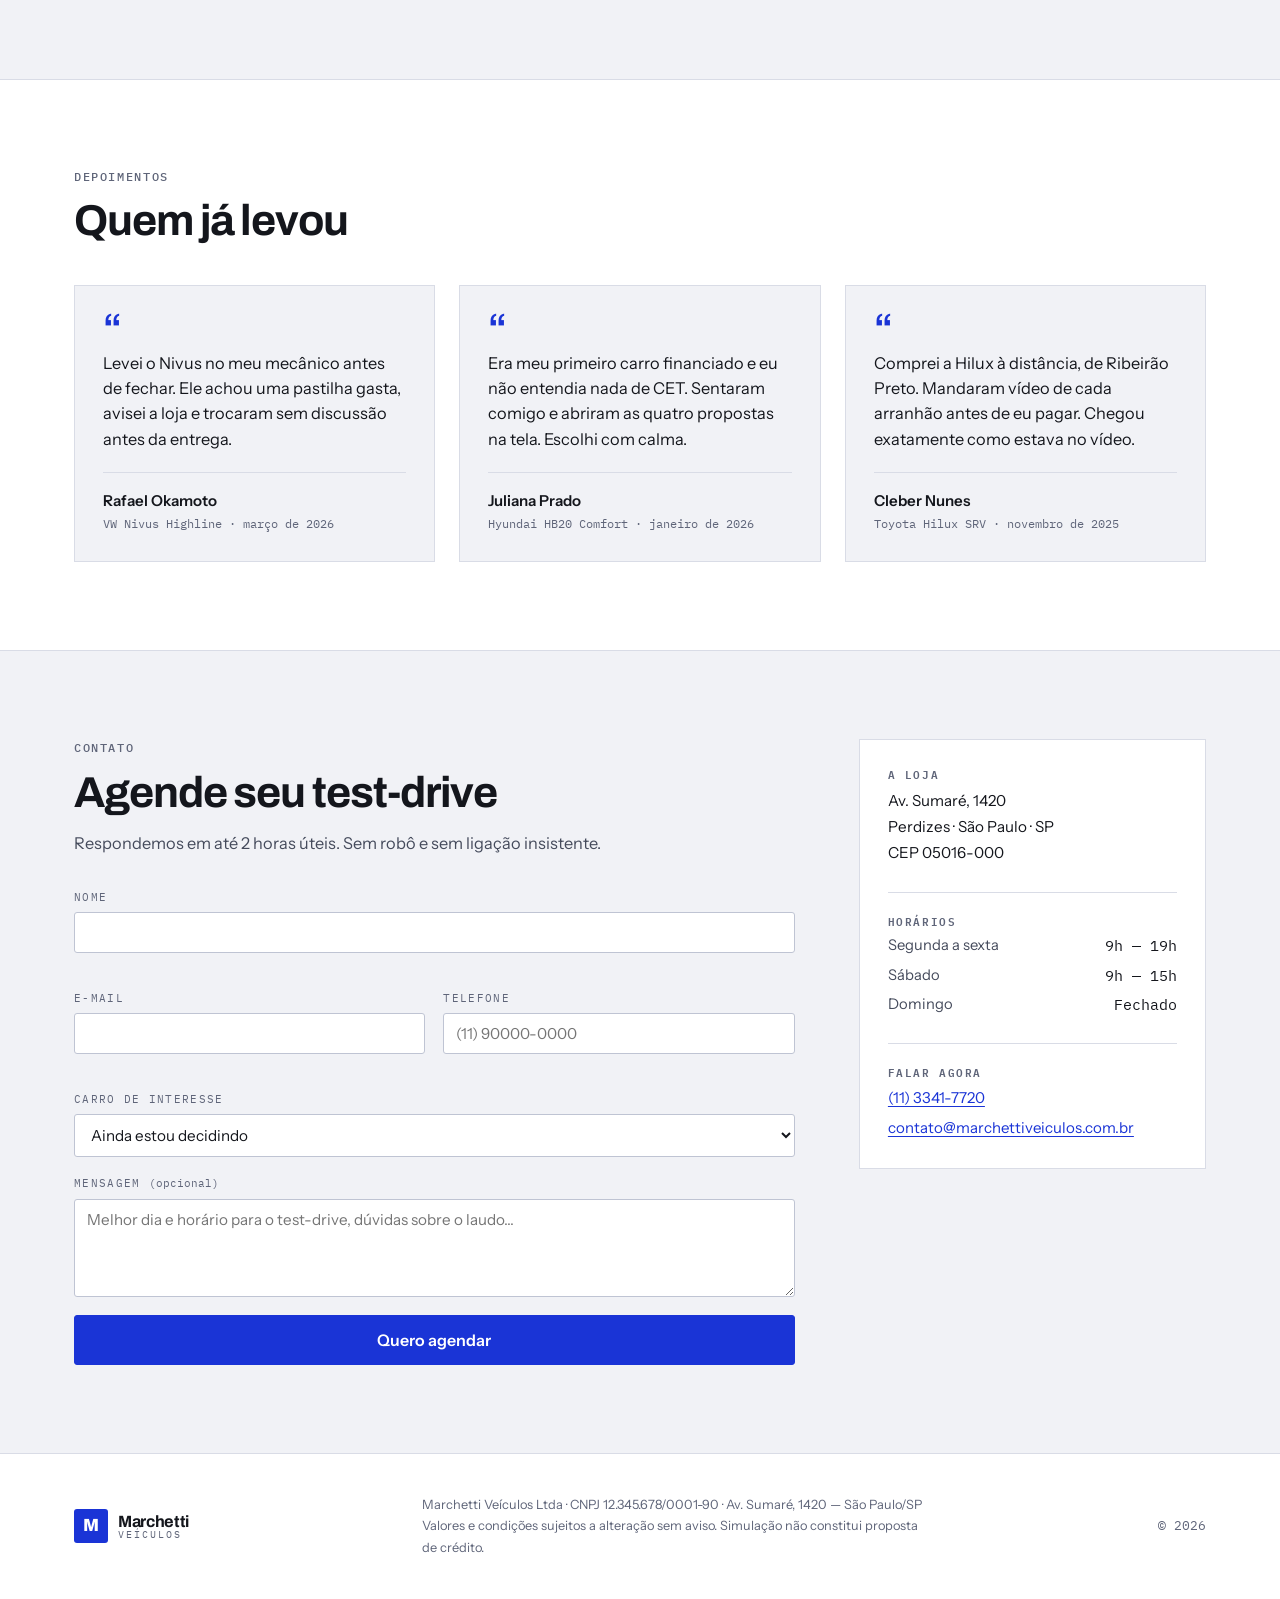
<file: loja-de-carros/index.html>
<!DOCTYPE html>
<html lang="pt-BR">
<head>
<meta charset="UTF-8">
<meta name="viewport" content="width=device-width, initial-scale=1.0">
<title>Marchetti Veículos</title>
<meta name="description" content="Seminovos com laudo cautelar, garantia de 6 meses e financiamento em até 60x. Estoque completo em Perdizes, São Paulo.">
<link rel="preconnect" href="https://fonts.googleapis.com">
<link rel="preconnect" href="https://fonts.gstatic.com" crossorigin>
<link rel="stylesheet" href="https://fonts.googleapis.com/css2?family=Archivo:wght@500;600;700;800&family=IBM+Plex+Mono:wght@400;500;600&family=Instrument+Sans:wght@400;500;600&display=swap">
<link rel="stylesheet" href="css/style.css">
</head>
<body>
<a class="skip-link" href="#estoque">Pular para o estoque</a>

<header class="site-header" id="topo">
  <div class="shell header-inner">
    <a class="brand" href="#topo" aria-label="Marchetti Veículos, página inicial">
      <span class="brand-mark" aria-hidden="true">M</span>
      <span class="brand-text">
        <strong>Marchetti</strong>
        <span>Veículos</span>
      </span>
    </a>

    <nav class="site-nav" id="menu-principal" aria-label="Navegação principal">
      <a href="#estoque">Estoque</a>
      <a href="#simulador">Financiamento</a>
      <a href="#processo">Como funciona</a>
      <a href="#depoimentos">Depoimentos</a>
      <a href="#contato">Contato</a>
    </nav>

    <div class="header-actions">
      <button class="icon-btn" id="alternar-tema" type="button" aria-label="Alternar tema claro e escuro">
        <span class="tema-claro" aria-hidden="true">☾</span>
        <span class="tema-escuro" aria-hidden="true">☀</span>
      </button>
      <a class="btn btn-solid header-cta" href="tel:+551133417720">(11) 3341-7720</a>
      <button class="icon-btn menu-toggle" id="menu-toggle" type="button"
              aria-expanded="false" aria-controls="menu-principal" aria-label="Abrir menu">
        <span class="burger" aria-hidden="true"></span>
      </button>
    </div>
  </div>
</header>

<main>

  <!-- ============ HERO ============ -->
  <section class="hero">
    <div class="shell hero-inner">
      <div class="hero-copy">
        <p class="eyebrow">Seminovos · Perdizes, São Paulo · desde 2011</p>
        <h1>Todo carro daqui sai com a ficha aberta.</h1>
        <p class="hero-lead">
          Laudo cautelar completo, histórico de manutenção e quilometragem auditada.
          Você lê tudo antes de dar a primeira volta no quarteirão.
        </p>
        <div class="hero-btns">
          <a class="btn btn-solid btn-lg" href="#estoque">Ver estoque</a>
          <a class="btn btn-ghost btn-lg" href="#simulador">Simular parcela</a>
        </div>
      </div>

      <aside class="hero-destaque" id="hero-destaque" aria-label="Destaque da semana"></aside>

      <dl class="hero-stats">
        <div>
          <dt>Carros no pátio</dt>
          <dd><span class="odometro" data-para="132">0</span></dd>
        </div>
        <div>
          <dt>Entregues desde 2011</dt>
          <dd><span class="odometro" data-para="4870">0</span></dd>
        </div>
        <div>
          <dt>Nota dos compradores</dt>
          <dd><span class="odometro" data-para="4.9" data-decimais="1">0</span></dd>
        </div>
        <div>
          <dt>Dias médios até a entrega</dt>
          <dd><span class="odometro" data-para="3">0</span></dd>
        </div>
      </dl>
    </div>
  </section>

  <!-- ============ GARANTIAS ============ -->
  <section class="garantias" aria-label="O que está incluso">
    <div class="shell garantias-grid">
      <article>
        <h2>Laudo cautelar</h2>
        <p>Chassi, motor, estrutura e histórico de sinistro conferidos por empresa independente.</p>
      </article>
      <article>
        <h2>6 meses de garantia</h2>
        <p>Motor e câmbio cobertos, sem franquia, em qualquer oficina credenciada do estado.</p>
      </article>
      <article>
        <h2>7 dias para desistir</h2>
        <p>Não gostou? Devolve em até 7 dias ou 500 km e escolhe outro do pátio.</p>
      </article>
      <article>
        <h2>Financiamento em 60x</h2>
        <p>Aprovação em quatro bancos ao mesmo tempo. Você fica com a melhor taxa.</p>
      </article>
    </div>
  </section>

  <!-- ============ ESTOQUE ============ -->
  <section class="secao" id="estoque">
    <div class="shell">
      <header class="secao-head">
        <p class="eyebrow">Estoque</p>
        <h2 class="secao-titulo">Carros disponíveis hoje</h2>
        <p class="secao-lead">
          Todos com placa em nome da loja, IPVA do ano pago e revisão feita antes de entrar no anúncio.
        </p>
      </header>

      <div class="filtros">
        <div class="filtro-chips" role="group" aria-label="Filtrar por categoria">
          <button type="button" class="chip is-ativo" data-categoria="todos">Todos</button>
          <button type="button" class="chip" data-categoria="suv">SUV</button>
          <button type="button" class="chip" data-categoria="sedan">Sedã</button>
          <button type="button" class="chip" data-categoria="hatch">Hatch</button>
          <button type="button" class="chip" data-categoria="picape">Picape</button>
        </div>

        <div class="filtro-campos">
          <div class="campo">
            <label for="busca">Buscar modelo</label>
            <input type="search" id="busca" placeholder="Civic, Toro, elétrico..." autocomplete="off">
          </div>
          <div class="campo">
            <label for="ordenacao">Ordenar por</label>
            <select id="ordenacao">
              <option value="preco-asc">Menor preço</option>
              <option value="preco-desc">Maior preço</option>
              <option value="km-asc">Menor quilometragem</option>
              <option value="ano-desc">Mais novo</option>
            </select>
          </div>
        </div>
      </div>

      <p class="contador" id="contador" role="status"></p>

      <div class="grade-carros" id="grade-carros"></div>

      <p class="vazio" id="estoque-vazio" hidden>
        Nenhum carro bate com esse filtro. Tente outro termo ou
        <button type="button" class="link-btn" id="limpar-filtros">limpe os filtros</button>.
      </p>
    </div>
  </section>

  <!-- ============ SIMULADOR ============ -->
  <section class="secao secao-alt" id="simulador">
    <div class="shell">
      <header class="secao-head">
        <p class="eyebrow">Financiamento</p>
        <h2 class="secao-titulo">Simule a parcela antes de vir até a loja</h2>
        <p class="secao-lead">
          Cálculo pela Tabela Price com taxa de 1,29% ao mês — a mesma que usamos no balcão.
          Serve como estimativa: a taxa final depende da análise de crédito.
        </p>
      </header>

      <div class="simulador">
        <form class="sim-form" id="sim-form" novalidate>
          <div class="campo">
            <label for="sim-veiculo">Veículo</label>
            <select id="sim-veiculo"></select>
          </div>

          <div class="campo">
            <label for="sim-preco">Valor do veículo</label>
            <div class="input-prefixo">
              <span aria-hidden="true">R$</span>
              <input type="number" id="sim-preco" min="20000" max="500000" step="1000" value="168900">
            </div>
          </div>

          <div class="campo">
            <label for="sim-entrada">
              Entrada <output class="campo-valor" id="sim-entrada-valor" for="sim-entrada"></output>
            </label>
            <input type="range" id="sim-entrada" min="0" max="90" step="5" value="30">
            <p class="campo-ajuda" id="sim-entrada-ajuda"></p>
          </div>

          <div class="campo">
            <label for="sim-prazo">Prazo</label>
            <select id="sim-prazo">
              <option value="12">12 meses</option>
              <option value="24">24 meses</option>
              <option value="36" selected>36 meses</option>
              <option value="48">48 meses</option>
              <option value="60">60 meses</option>
            </select>
          </div>
        </form>

        <div class="sim-painel" aria-live="polite">
          <p class="sim-rotulo">Parcela estimada</p>
          <p class="sim-parcela"><span class="moeda">R$</span><span id="sim-parcela">0</span></p>
          <dl class="sim-linhas">
            <div><dt>Valor financiado</dt><dd id="sim-financiado">—</dd></div>
            <div><dt>Total pago</dt><dd id="sim-total">—</dd></div>
            <div><dt>Custo do crédito</dt><dd id="sim-juros">—</dd></div>
            <div><dt>Taxa aplicada</dt><dd>1,29% a.m.</dd></div>
          </dl>
          <a class="btn btn-solid btn-block" href="#contato">Enviar para análise</a>
        </div>
      </div>
    </div>
  </section>

  <!-- ============ PROCESSO ============ -->
  <section class="secao" id="processo">
    <div class="shell">
      <header class="secao-head">
        <p class="eyebrow">Como funciona</p>
        <h2 class="secao-titulo">Da primeira mensagem à chave na mão</h2>
      </header>

      <ol class="passos">
        <li>
          <p class="passo-num">01</p>
          <h3>Você escolhe e agenda</h3>
          <p>Separa o carro no site e marca um horário. O veículo fica reservado no seu nome por 48 horas.</p>
        </li>
        <li>
          <p class="passo-num">02</p>
          <h3>Test-drive sem vendedor no banco do carona</h3>
          <p>Leva o carro por 30 minutos, no trajeto que quiser. E pode passar na sua oficina de confiança.</p>
        </li>
        <li>
          <p class="passo-num">03</p>
          <h3>Crédito aprovado em quatro bancos</h3>
          <p>Mandamos a proposta para quatro instituições ao mesmo tempo e mostramos todas as respostas.</p>
        </li>
        <li>
          <p class="passo-num">04</p>
          <h3>Transferência por nossa conta</h3>
          <p>Cuidamos do Detran, do seguro e da entrega. Você sai dirigindo com tudo em dia.</p>
        </li>
      </ol>
    </div>
  </section>

  <!-- ============ DEPOIMENTOS ============ -->
  <section class="secao secao-alt" id="depoimentos">
    <div class="shell">
      <header class="secao-head">
        <p class="eyebrow">Depoimentos</p>
        <h2 class="secao-titulo">Quem já levou</h2>
      </header>

      <div class="depoimentos">
        <figure>
          <blockquote>
            Levei o Nivus no meu mecânico antes de fechar. Ele achou uma pastilha gasta,
            avisei a loja e trocaram sem discussão antes da entrega.
          </blockquote>
          <figcaption>
            <strong>Rafael Okamoto</strong>
            <span>VW Nivus Highline · março de 2026</span>
          </figcaption>
        </figure>
        <figure>
          <blockquote>
            Era meu primeiro carro financiado e eu não entendia nada de CET.
            Sentaram comigo e abriram as quatro propostas na tela. Escolhi com calma.
          </blockquote>
          <figcaption>
            <strong>Juliana Prado</strong>
            <span>Hyundai HB20 Comfort · janeiro de 2026</span>
          </figcaption>
        </figure>
        <figure>
          <blockquote>
            Comprei a Hilux à distância, de Ribeirão Preto. Mandaram vídeo de cada
            arranhão antes de eu pagar. Chegou exatamente como estava no vídeo.
          </blockquote>
          <figcaption>
            <strong>Cleber Nunes</strong>
            <span>Toyota Hilux SRV · novembro de 2025</span>
          </figcaption>
        </figure>
      </div>
    </div>
  </section>

  <!-- ============ CONTATO ============ -->
  <section class="secao" id="contato">
    <div class="shell contato">
      <div class="contato-form">
        <p class="eyebrow">Contato</p>
        <h2 class="secao-titulo">Agende seu test-drive</h2>
        <p class="secao-lead">Respondemos em até 2 horas úteis. Sem robô e sem ligação insistente.</p>

        <form id="form-contato" novalidate>
          <div class="campo">
            <label for="nome">Nome</label>
            <input type="text" id="nome" name="nome" autocomplete="name" required>
            <p class="erro" data-erro="nome"></p>
          </div>

          <div class="campo-duplo">
            <div class="campo">
              <label for="email">E-mail</label>
              <input type="email" id="email" name="email" autocomplete="email" required>
              <p class="erro" data-erro="email"></p>
            </div>
            <div class="campo">
              <label for="telefone">Telefone</label>
              <input type="tel" id="telefone" name="telefone" autocomplete="tel"
                     inputmode="numeric" placeholder="(11) 90000-0000" required>
              <p class="erro" data-erro="telefone"></p>
            </div>
          </div>

          <div class="campo">
            <label for="interesse">Carro de interesse</label>
            <select id="interesse" name="interesse"></select>
          </div>

          <div class="campo">
            <label for="mensagem">Mensagem <span class="opcional">(opcional)</span></label>
            <textarea id="mensagem" name="mensagem" rows="4"
                      placeholder="Melhor dia e horário para o test-drive, dúvidas sobre o laudo..."></textarea>
          </div>

          <button class="btn btn-solid btn-lg btn-block" type="submit">Quero agendar</button>
          <p class="sucesso" id="form-sucesso" hidden role="status"></p>
        </form>
      </div>

      <aside class="contato-info">
        <h3>A loja</h3>
        <address>
          Av. Sumaré, 1420<br>
          Perdizes · São Paulo · SP<br>
          CEP 05016-000
        </address>

        <h3>Horários</h3>
        <dl class="horarios">
          <div><dt>Segunda a sexta</dt><dd>9h — 19h</dd></div>
          <div><dt>Sábado</dt><dd>9h — 15h</dd></div>
          <div><dt>Domingo</dt><dd>Fechado</dd></div>
        </dl>

        <h3>Falar agora</h3>
        <ul class="contato-links">
          <li><a href="tel:+551133417720">(11) 3341-7720</a></li>
          <li><a href="mailto:contato@marchettiveiculos.com.br">contato@marchettiveiculos.com.br</a></li>
        </ul>
      </aside>
    </div>
  </section>
</main>

<footer class="site-footer">
  <div class="shell footer-inner">
    <div class="brand">
      <span class="brand-mark" aria-hidden="true">M</span>
      <span class="brand-text">
        <strong>Marchetti</strong>
        <span>Veículos</span>
      </span>
    </div>
    <p class="footer-nota">
      Marchetti Veículos Ltda · CNPJ 12.345.678/0001-90 · Av. Sumaré, 1420 — São Paulo/SP<br>
      Valores e condições sujeitos a alteração sem aviso. Simulação não constitui proposta de crédito.
    </p>
    <p class="footer-ano">© <span id="ano"></span></p>
  </div>
</footer>

<script src="js/script.js"></script>
</body>
</html>
</file>
<file: assets/css/fonts.css>
/* Fontes auto-hospedadas — Anton, IBM Plex Mono, Newsreader (subsets latin e latin-ext).
   Baixadas do Google Fonts, licença SIL Open Font License 1.1. */

/* Anton · latin-ext */
@font-face {
  font-family: 'Anton';
  font-style: normal;
  font-weight: 400;
  font-display: swap;
  src: url(../fonts/anton-400-latin-ext.woff2) format('woff2');
  unicode-range: U+0100-02BA, U+02BD-02C5, U+02C7-02CC, U+02CE-02D7, U+02DD-02FF, U+0304, U+0308, U+0329, U+1D00-1DBF, U+1E00-1E9F, U+1EF2-1EFF, U+2020, U+20A0-20AB, U+20AD-20C0, U+2113, U+2C60-2C7F, U+A720-A7FF;
}

/* Anton · latin */
@font-face {
  font-family: 'Anton';
  font-style: normal;
  font-weight: 400;
  font-display: swap;
  src: url(../fonts/anton-400-latin.woff2) format('woff2');
  unicode-range: U+0000-00FF, U+0131, U+0152-0153, U+02BB-02BC, U+02C6, U+02DA, U+02DC, U+0304, U+0308, U+0329, U+2000-206F, U+20AC, U+2122, U+2191, U+2193, U+2212, U+2215, U+FEFF, U+FFFD;
}

/* IBM Plex Mono · latin-ext */
@font-face {
  font-family: 'IBM Plex Mono';
  font-style: normal;
  font-weight: 400;
  font-display: swap;
  src: url(../fonts/ibm-plex-mono-400-latin-ext.woff2) format('woff2');
  unicode-range: U+0100-02BA, U+02BD-02C5, U+02C7-02CC, U+02CE-02D7, U+02DD-02FF, U+0304, U+0308, U+0329, U+1D00-1DBF, U+1E00-1E9F, U+1EF2-1EFF, U+2020, U+20A0-20AB, U+20AD-20C0, U+2113, U+2C60-2C7F, U+A720-A7FF;
}

/* IBM Plex Mono · latin */
@font-face {
  font-family: 'IBM Plex Mono';
  font-style: normal;
  font-weight: 400;
  font-display: swap;
  src: url(../fonts/ibm-plex-mono-400-latin.woff2) format('woff2');
  unicode-range: U+0000-00FF, U+0131, U+0152-0153, U+02BB-02BC, U+02C6, U+02DA, U+02DC, U+0304, U+0308, U+0329, U+2000-206F, U+20AC, U+2122, U+2191, U+2193, U+2212, U+2215, U+FEFF, U+FFFD;
}

/* IBM Plex Mono · latin-ext */
@font-face {
  font-family: 'IBM Plex Mono';
  font-style: normal;
  font-weight: 500;
  font-display: swap;
  src: url(../fonts/ibm-plex-mono-500-latin-ext.woff2) format('woff2');
  unicode-range: U+0100-02BA, U+02BD-02C5, U+02C7-02CC, U+02CE-02D7, U+02DD-02FF, U+0304, U+0308, U+0329, U+1D00-1DBF, U+1E00-1E9F, U+1EF2-1EFF, U+2020, U+20A0-20AB, U+20AD-20C0, U+2113, U+2C60-2C7F, U+A720-A7FF;
}

/* IBM Plex Mono · latin */
@font-face {
  font-family: 'IBM Plex Mono';
  font-style: normal;
  font-weight: 500;
  font-display: swap;
  src: url(../fonts/ibm-plex-mono-500-latin.woff2) format('woff2');
  unicode-range: U+0000-00FF, U+0131, U+0152-0153, U+02BB-02BC, U+02C6, U+02DA, U+02DC, U+0304, U+0308, U+0329, U+2000-206F, U+20AC, U+2122, U+2191, U+2193, U+2212, U+2215, U+FEFF, U+FFFD;
}

/* Newsreader · latin-ext */
@font-face {
  font-family: 'Newsreader';
  font-style: normal;
  font-weight: 400;
  font-display: swap;
  src: url(../fonts/newsreader-var-latin-ext.woff2) format('woff2');
  unicode-range: U+0100-02BA, U+02BD-02C5, U+02C7-02CC, U+02CE-02D7, U+02DD-02FF, U+0304, U+0308, U+0329, U+1D00-1DBF, U+1E00-1E9F, U+1EF2-1EFF, U+2020, U+20A0-20AB, U+20AD-20C0, U+2113, U+2C60-2C7F, U+A720-A7FF;
}

/* Newsreader · latin */
@font-face {
  font-family: 'Newsreader';
  font-style: normal;
  font-weight: 400;
  font-display: swap;
  src: url(../fonts/newsreader-var-latin.woff2) format('woff2');
  unicode-range: U+0000-00FF, U+0131, U+0152-0153, U+02BB-02BC, U+02C6, U+02DA, U+02DC, U+0304, U+0308, U+0329, U+2000-206F, U+20AC, U+2122, U+2191, U+2193, U+2212, U+2215, U+FEFF, U+FFFD;
}

/* Newsreader · latin-ext */
@font-face {
  font-family: 'Newsreader';
  font-style: normal;
  font-weight: 500;
  font-display: swap;
  src: url(../fonts/newsreader-var-latin-ext.woff2) format('woff2');
  unicode-range: U+0100-02BA, U+02BD-02C5, U+02C7-02CC, U+02CE-02D7, U+02DD-02FF, U+0304, U+0308, U+0329, U+1D00-1DBF, U+1E00-1E9F, U+1EF2-1EFF, U+2020, U+20A0-20AB, U+20AD-20C0, U+2113, U+2C60-2C7F, U+A720-A7FF;
}

/* Newsreader · latin */
@font-face {
  font-family: 'Newsreader';
  font-style: normal;
  font-weight: 500;
  font-display: swap;
  src: url(../fonts/newsreader-var-latin.woff2) format('woff2');
  unicode-range: U+0000-00FF, U+0131, U+0152-0153, U+02BB-02BC, U+02C6, U+02DA, U+02DC, U+0304, U+0308, U+0329, U+2000-206F, U+20AC, U+2122, U+2191, U+2193, U+2212, U+2215, U+FEFF, U+FFFD;
}
</file>
<file: assets/css/style.css>
/* =========================================================
   Studio M'man
   1. tokens · 2. base · 3. peças · 4. chrome · 5. menu
   6. hero · 7. seções · 8. takeover · 9. manifesto
   10. lista grande · 11. contato · 12. rodapé · 13. respostas
   ========================================================= */

/* ---------- 1. tokens ---------- */

:root {
  --paper:     #E9E9E5;
  --slab:      #FFFFFF;
  --ink:       #101013;
  --muted:     #6C6C74;
  --faint:     #B9B9B4;
  --rule:      #D0D0CA;
  --accent:    #1D2BE0;
  --accent-in: #FFFFFF;
  --lime:      #E4FF3F;
  --blush:     #FF9FB2;

  --display: "Anton", "Arial Narrow", Impact, sans-serif;
  --serif:   "Newsreader", Georgia, "Times New Roman", serif;
  --mono:    "IBM Plex Mono", ui-monospace, "SF Mono", Menlo, monospace;

  --gut: clamp(16px, 4.2vw, 48px);
  --sec: clamp(90px, 15vw, 210px);
  --bar: 42px;

  --ease:  cubic-bezier(.22, .61, .36, 1);
  --swing: cubic-bezier(.76, 0, .24, 1);
}

:root[data-theme="dark"] {
  --paper:     #0C0C0F;
  --slab:      #17171B;
  --ink:       #ECECE8;
  --muted:     #8E8E97;
  --faint:     #3A3A42;
  --rule:      #24242A;
  --accent:    #6E78FF;
  --accent-in: #0C0C0F;
}

/* ---------- 2. base ---------- */

*, *::before, *::after { box-sizing: border-box; }

html {
  -webkit-text-size-adjust: 100%;
  scroll-padding-top: calc(var(--bar) + 20px);
  /* trava a página na largura da janela: sem isso o marquee alarga a
     viewport de layout no mobile e as barras fixas saem da tela */
  overflow-x: hidden;
}
html.has-lerp { scroll-behavior: auto; }
html:not(.has-lerp) { scroll-behavior: smooth; }

body {
  margin: 0;
  background: var(--paper);
  color: var(--ink);
  font-family: var(--serif);
  font-size: 17px;
  line-height: 1.6;
  overflow-x: hidden;
  -webkit-font-smoothing: antialiased;
  transition: background-color .45s var(--ease), color .45s var(--ease);
}

body.is-locked { overflow: hidden; }

img { max-width: 100%; display: block; }
a { color: inherit; }

::selection { background: var(--accent); color: var(--accent-in); }

:focus-visible { outline: 2px solid var(--accent); outline-offset: 4px; }

.skip {
  position: fixed; left: -9999px; top: 8px; z-index: 200;
  background: var(--ink); color: var(--paper);
  padding: 10px 16px; font-family: var(--mono); font-size: 12px;
}
.skip:focus { left: 8px; }

/* cortina de entrada */
.intro {
  position: fixed; inset: 0; z-index: 150;
  background: var(--ink);
  display: grid; place-items: center;
  transition: transform .9s var(--swing);
}
.intro span {
  font-family: var(--display);
  font-size: clamp(52px, 14vw, 170px);
  line-height: 1; text-transform: uppercase;
  color: var(--paper);
  opacity: 0;
  transform: translateY(.18em);
  transition: opacity .5s var(--ease), transform .7s var(--ease);
}
body.is-loading .intro span { opacity: 1; transform: none; }
.intro.is-out { transform: translateY(-101%); }
.intro.is-gone { display: none; }

/* cursor */
.cursor {
  position: fixed; top: 0; left: 0; z-index: 140;
  width: 9px; height: 9px; margin: -4.5px 0 0 -4.5px;
  border-radius: 50%;
  background: var(--accent);
  pointer-events: none;
  opacity: 0;
  transition: opacity .3s var(--ease), width .3s var(--ease), height .3s var(--ease),
              margin .3s var(--ease), background-color .3s var(--ease);
}
.cursor.is-on { opacity: 1; }
.cursor.is-big {
  width: 54px; height: 54px; margin: -27px 0 0 -27px;
  background: color-mix(in srgb, var(--accent) 22%, transparent);
}

/* ---------- 3. peças de texto ---------- */

.label {
  font-family: var(--mono);
  font-size: 11px; font-weight: 500;
  letter-spacing: .16em; text-transform: uppercase;
  color: var(--muted);
  margin: 0 0 clamp(28px, 4vw, 46px);
}
.label em { font-style: normal; color: var(--accent); }
.label--on { color: color-mix(in srgb, var(--accent-in) 62%, transparent); }
.label--on em { color: var(--accent-in); }

.display {
  font-family: var(--display); font-weight: 400;
  font-size: clamp(44px, 10.6vw, 138px);
  line-height: .94; letter-spacing: .004em; text-transform: uppercase;
  margin: 0 0 clamp(40px, 7vw, 92px);
}

.prose {
  font-size: clamp(17px, 1.85vw, 21px);
  line-height: 1.55; max-width: 56ch; margin: 0 0 20px;
}
.prose:last-child { margin-bottom: 0; }

/* linha com máscara — sobe de baixo.
   O padding dá folga para acentos (Í, Ó) e cedilha (Ç) não serem cortados;
   a margem negativa devolve o espaço ao fluxo. */
.line {
  display: block; overflow: hidden;
  padding: .14em 0 .12em;
  margin: -.14em 0 -.12em;
}
.line > span, .line > .contato__slot { display: inline-block; will-change: transform; }
.line > span { transform: translateY(125%); }
.is-ready .line > span { transform: none; transition: transform 1s var(--swing); }
.is-ready .line:nth-child(1) > span { transition-delay: .05s; }
.is-ready .line:nth-child(2) > span { transition-delay: .13s; }
.is-ready .line:nth-child(3) > span { transition-delay: .21s; }

.btn {
  display: inline-block;
  font-family: var(--mono); font-size: 12px; font-weight: 500;
  letter-spacing: .14em; text-transform: uppercase;
  color: var(--ink); text-decoration: none;
  padding: 16px 28px; border: 1px solid currentColor; background: none;
  cursor: pointer; position: relative; overflow: hidden;
  transition: color .35s var(--ease);
}
.btn::after {
  content: ""; position: absolute; inset: 0; z-index: -1;
  background: var(--accent);
  transform: translateY(101%);
  transition: transform .45s var(--swing);
}
.btn:hover, .btn:focus-visible { color: var(--accent-in); border-color: var(--accent); }
.btn:hover::after, .btn:focus-visible::after { transform: none; }
.btn { isolation: isolate; }

.badge {
  display: inline-block;
  font-family: var(--mono); font-size: 10px;
  letter-spacing: .14em; text-transform: uppercase;
  background: var(--accent); color: var(--accent-in);
  padding: 5px 10px; border-radius: 3px;
  transform: translateY(6px) rotate(-3deg) scale(.8);
  opacity: 0;
  transition: all .4s var(--swing);
}

.reveal { opacity: 0; transform: translateY(26px); transition: opacity .9s var(--ease), transform .9s var(--ease); }
.reveal.is-in { opacity: 1; transform: none; }

/* ---------- ladrilhos ---------- */

.tile {
  position: relative;
  aspect-ratio: 4 / 3;
  display: flex; flex-direction: column; justify-content: flex-end;
  gap: 6px; padding: 16px;
  background: var(--slab);
  border: 1px solid var(--rule);
  overflow: hidden;
}
.tile__kicker, .tile__meta {
  font-family: var(--mono); font-size: 9.5px;
  letter-spacing: .14em; text-transform: uppercase; color: var(--muted);
}
.tile__kicker { position: absolute; top: 14px; left: 16px; }
.tile__word {
  font-family: var(--display);
  font-size: clamp(20px, 2.4vw, 34px);
  line-height: .92; text-transform: uppercase; color: var(--ink);
}
.tile--shot { background: linear-gradient(158deg, color-mix(in srgb, var(--accent) 16%, var(--slab)), var(--slab)); }
.tile--a { background: var(--accent); border-color: var(--accent); }
.tile--a .tile__word { color: var(--accent-in); }
.tile--b { background: var(--lime); border-color: var(--lime); }
.tile--b .tile__word { color: #101013; }
.tile--c { background: var(--ink); border-color: var(--ink); }
.tile--c .tile__word { color: var(--paper); }
.tile--d { background: var(--blush); border-color: var(--blush); }
.tile--d .tile__word { color: #101013; }

/* ---------- 4. chrome ---------- */

.chrome {
  position: fixed; left: 0; right: 0; z-index: 90;
  display: flex; align-items: center; gap: 22px;
  padding: 0 var(--gut); height: var(--bar);
  font-family: var(--mono); font-size: 10.5px;
  letter-spacing: .13em; text-transform: uppercase;
  color: var(--muted);
  transition: color .3s var(--ease);
}
.chrome--top { top: 0; }
.chrome--bottom { bottom: 0; justify-content: space-between; }

.chrome__brand { font-weight: 500; color: var(--ink); text-decoration: none; white-space: nowrap; }
.chrome__nav { margin-left: auto; display: flex; align-items: center; gap: clamp(14px, 4vw, 46px); }
.chrome__clock { color: var(--ink); font-variant-numeric: tabular-nums; }
.chrome__claim { white-space: nowrap; overflow: hidden; text-overflow: ellipsis; }

.lnk {
  font: inherit; letter-spacing: inherit; text-transform: inherit;
  color: var(--muted); background: none; border: 0; padding: 0;
  cursor: pointer; text-decoration: none; white-space: nowrap;
  transition: color .25s var(--ease);
}
.lnk:hover, .lnk:focus-visible { color: var(--ink); }
.lnk--cta { color: var(--accent); font-weight: 500; }

/* sobre um painel escuro/colorido, o chrome inverte */
.chrome.is-over { color: color-mix(in srgb, var(--accent-in) 62%, transparent); }
.chrome.is-over .chrome__brand,
.chrome.is-over .chrome__clock { color: var(--accent-in); }
.chrome.is-over .lnk { color: color-mix(in srgb, var(--accent-in) 62%, transparent); }
.chrome.is-over .lnk:hover,
.chrome.is-over .lnk--cta { color: var(--accent-in); }

/* ---------- 5. menu ---------- */

.menu {
  position: fixed; inset: 0; z-index: 85;
  background: var(--paper);
  display: flex; flex-direction: column; justify-content: center;
  padding: calc(var(--bar) + 20px) var(--gut);
  clip-path: inset(0 0 100% 0);
  transition: clip-path .8s var(--swing);
}
.menu.is-open { clip-path: inset(0 0 0 0); }

.menu__nav { display: flex; flex-direction: column; }
.menu__nav a {
  display: block; overflow: hidden;
  padding: .1em 0 .08em;
  margin: -.1em 0 -.08em;
  font-family: var(--display);
  font-size: clamp(30px, 8vw, 96px);
  line-height: 1.04; text-transform: uppercase;
  text-decoration: none; color: var(--ink);
}
.menu__nav a > span {
  display: block;
  transform: translateY(125%);
  transition: transform .75s var(--swing), color .25s var(--ease);
}
.menu.is-open .menu__nav a > span { transform: none; }
.menu__nav a:nth-child(1) > span { transition-delay: .10s; }
.menu__nav a:nth-child(2) > span { transition-delay: .15s; }
.menu__nav a:nth-child(3) > span { transition-delay: .20s; }
.menu__nav a:nth-child(4) > span { transition-delay: .25s; }
.menu__nav a:nth-child(5) > span { transition-delay: .30s; }
.menu__nav a:nth-child(6) > span { transition-delay: .35s; }
.menu__nav a:nth-child(7) > span { transition-delay: .40s; }
.menu__nav a:nth-child(8) > span { transition-delay: .45s; }
.menu__nav a:hover > span, .menu__nav a:focus-visible > span { color: var(--accent); }

.menu__foot {
  margin-top: clamp(28px, 5vw, 60px);
  display: flex; flex-wrap: wrap; gap: 6px 34px;
  font-family: var(--mono); font-size: 10.5px;
  letter-spacing: .13em; text-transform: uppercase; color: var(--muted);
  opacity: 0; transition: opacity .5s var(--ease) .5s;
}
.menu.is-open .menu__foot { opacity: 1; }

/* ---------- 6. hero ---------- */

.hero {
  position: relative;
  min-height: 100svh;
  display: flex; flex-direction: column; justify-content: center;
  padding: calc(var(--bar) + 30px) var(--gut);
  overflow: hidden;
}

.hero__title {
  position: relative; z-index: 2;
  font-family: var(--display); font-weight: 400;
  font-size: clamp(50px, 12.4vw, 186px);
  line-height: .95; letter-spacing: .004em; text-transform: uppercase;
  margin: 0; text-align: center;
  pointer-events: none;
}

/* o cartão atravessa a manchete: fica entre as camadas */
.hero__card {
  position: absolute; z-index: 1;
  left: 50%; top: 44%;
  width: clamp(120px, 15vw, 230px);
  margin-left: clamp(0px, 5vw, 110px);
  will-change: transform;
}
.hero__card .tile {
  box-shadow: 0 30px 70px rgba(0,0,0,.22);
  aspect-ratio: 3 / 4;
}
.hero__card .tile__word { font-size: clamp(15px, 1.5vw, 22px); }

.hero__scroll {
  position: relative; z-index: 2;
  align-self: center;
  margin-top: clamp(34px, 6vw, 70px);
  font-family: var(--mono); font-size: 10.5px;
  letter-spacing: .22em; text-transform: uppercase;
  color: var(--muted); text-decoration: none;
  animation: pulse 2.6s var(--ease) infinite;
}
.hero__scroll:hover { color: var(--ink); }
@keyframes pulse { 50% { opacity: .3; } }

/* ---------- 7. seções ---------- */

.sec {
  position: relative;
  padding: var(--sec) var(--gut) 0;
  max-width: 1480px; margin: 0 auto;
}

.sec--split {
  display: grid;
  grid-template-columns: minmax(140px, 20%) 1fr;
  gap: 0 clamp(24px, 5vw, 80px);
}
.sec--split .label { margin-bottom: 0; }
.sec--split .sec__side--2,
.sec--split .sec__body--2 { padding-top: clamp(44px, 7vw, 96px); }

.studio__grid { display: grid; gap: clamp(30px, 5vw, 60px); }
@media (min-width: 900px) { .studio__grid { grid-template-columns: 1fr minmax(200px, 26%); } }
.label--base { margin: 0; color: var(--muted); line-height: 1.9; }

/* ---------- 8. takeover (projeto) ---------- */

.takeover {
  position: relative;
  margin-top: var(--sec);
  background: var(--accent);
  color: var(--accent-in);
  padding: clamp(70px, 11vw, 150px) var(--gut);
  overflow: hidden;
}

.takeover__inner { max-width: 1480px; margin: 0 auto; }

.takeover__link {
  display: flex; align-items: flex-start; gap: 16px;
  text-decoration: none; color: inherit;
}

.takeover__name {
  font-family: var(--display); font-weight: 400;
  font-size: clamp(38px, 9.4vw, 140px);
  line-height: .96; text-transform: uppercase; margin: 0;
}

.takeover__link:hover .badge,
.takeover__link:focus-visible .badge { opacity: 1; transform: rotate(-3deg); }
.takeover .badge { background: var(--accent-in); color: var(--accent); margin-top: 10px; }
.takeover.is-in .badge { opacity: 1; transform: rotate(-3deg); transition-delay: .55s; }

.takeover__cap {
  margin: 18px 0 0;
  font-family: var(--mono); font-size: 11px;
  letter-spacing: .14em; text-transform: uppercase;
  color: color-mix(in srgb, var(--accent-in) 70%, transparent);
}

.takeover__media {
  margin: clamp(40px, 6vw, 80px) auto 0;
  width: min(760px, 100%);
  will-change: transform;
}
.tile--lg { aspect-ratio: 16 / 10; padding: clamp(20px, 3vw, 34px); }
.tile--lg .tile__word { font-size: clamp(34px, 6vw, 78px); }

/* ---------- 9. manifesto ---------- */

.manifesto { position: relative; }

.statement {
  position: relative;
  max-width: min(880px, 68vw);
  margin: 0 auto;
  text-align: center;
}
@media (max-width: 860px) { .statement { max-width: none; } }
.statement__sub {
  font-family: var(--mono); font-size: 11px; font-weight: 500;
  letter-spacing: .18em; text-transform: uppercase;
  margin: 0 0 clamp(26px, 4vw, 44px);
}
.statement__big {
  font-family: var(--display); font-weight: 400;
  font-size: clamp(28px, 4.2vw, 58px);
  line-height: 1.04; text-transform: uppercase;
  letter-spacing: .004em;
  margin: 0 0 clamp(30px, 4.5vw, 56px);
  max-width: none;
}

/* os dois parágrafos longos ficam em corpo de leitura — acendem igual */
.statement__note {
  font-size: clamp(17px, 1.85vw, 22px);
  line-height: 1.5;
  max-width: 46ch;
  margin: 0 auto clamp(20px, 3vw, 30px);
}
.statement__note:last-child { margin-bottom: 0; }

/* palavras que acendem com a rolagem */
.w { color: var(--faint); transition: color .35s linear; }
.w.is-lit { color: var(--ink); }

/* rastro de imagens no cursor */
.trail {
  position: fixed; inset: 0; z-index: 3;
  pointer-events: none; overflow: hidden;
}
.trail .tile {
  position: absolute;
  width: 190px;
  margin: -72px 0 0 -95px;
  opacity: 0;
  transform: scale(.72) rotate(var(--rot, 0deg));
  transition: opacity .35s var(--ease), transform .75s var(--swing);
  box-shadow: 0 20px 50px rgba(0,0,0,.16);
}
.trail .tile.is-on { opacity: 1; transform: scale(1) rotate(var(--rot, 0deg)); }
.trail .tile.is-off { opacity: 0; transform: scale(1.06) rotate(var(--rot, 0deg)); }

/* ---------- 10. lista grande ---------- */

.biglist__grid {
  display: grid;
  gap: clamp(28px, 4vw, 56px);
  align-items: start;
}
@media (min-width: 1000px) {
  .biglist__grid { grid-template-columns: minmax(180px, 22%) 1fr; }
}

.biglist__media {
  display: none;
  position: sticky;
  top: 50vh;
  height: 0;
}
@media (min-width: 1000px) { .biglist__media { display: block; } }
.biglist__media .tile {
  position: absolute; top: -34%; left: 0; width: 100%;
  opacity: 0; transform: scale(.9) translateY(14px);
  transition: opacity .5s var(--ease), transform .6s var(--swing);
}
.biglist__media .tile.is-on { opacity: 1; transform: none; }

.biglist__list { list-style: none; margin: 0; padding: 0; }

.biglist__item { position: relative; padding: clamp(18px, 2.6vw, 34px) 0; }

.biglist__item h3 {
  font-family: var(--display); font-weight: 400;
  font-size: clamp(30px, 6.4vw, 88px);
  line-height: .96; text-transform: uppercase;
  margin: 0;
  color: var(--faint);
  transition: color .4s var(--ease);
}
.biglist__item h3 em {
  font-style: normal; color: inherit; opacity: .55;
  margin-right: .3em; font-variant-numeric: tabular-nums;
}
.biglist__item.is-active h3 { color: var(--ink); }

.biglist__item::after {
  content: attr(data-tag);
  position: absolute; right: 0; top: 50%;
  transform: translate(10px, -50%);
  font-family: var(--mono); font-size: 10px;
  letter-spacing: .14em; text-transform: uppercase;
  color: var(--muted);
  opacity: 0;
  transition: opacity .4s var(--ease), transform .4s var(--ease);
  pointer-events: none;
}
@media (min-width: 1000px) {
  .biglist__item.is-active::after { opacity: 1; transform: translate(0, -50%); }
  .biglist__item .prose {
    max-width: 46ch;
    opacity: 0; height: 0; overflow: hidden;
    transform: translateY(10px);
    transition: opacity .45s var(--ease), transform .45s var(--ease);
  }
  .biglist__item.is-active .prose {
    opacity: 1; height: auto; margin-top: 16px; transform: none;
  }
}
@media (max-width: 999px) {
  .biglist__item h3 { color: var(--ink); }
  .biglist__item .prose { margin-top: 12px; }
  .biglist__item::after { display: none; }
}

/* ---------- 11. contato ---------- */

.contato__title {
  font-family: var(--display); font-weight: 400;
  font-size: clamp(42px, 10.2vw, 140px);
  line-height: .96; text-transform: uppercase;
  margin: 0 0 clamp(30px, 5vw, 60px);
}
.line--inline { display: flex; align-items: center; gap: .18em; }

.contato__slot {
  display: inline-block;
  width: 0; overflow: hidden;
  flex: 0 0 auto;
  will-change: width;
}
.contato__slot .tile {
  height: .64em;                 /* relativo à manchete: nunca corta na máscara */
  width: auto;
  aspect-ratio: 16 / 11;
  padding: .06em .08em;
}
.contato__slot .tile__word { font-size: .17em; }

.contato__call { margin-bottom: clamp(34px, 5vw, 64px); }

.marquee {
  overflow: hidden;
  margin: 0 calc(var(--gut) * -1) clamp(46px, 7vw, 88px);
  padding: 0 var(--gut);
  -webkit-mask-image: linear-gradient(90deg, transparent, #000 8%, #000 92%, transparent);
          mask-image: linear-gradient(90deg, transparent, #000 8%, #000 92%, transparent);
}
.marquee__row { display: flex; gap: 14px; width: max-content; animation: slide 34s linear infinite; }
.marquee__row .tile { width: clamp(150px, 17vw, 240px); flex: 0 0 auto; }
.marquee:hover .marquee__row { animation-play-state: paused; }
@keyframes slide { to { transform: translate3d(-50%, 0, 0); } }

.form { display: grid; gap: clamp(22px, 3vw, 36px); max-width: 960px; }
@media (min-width: 760px) {
  .form { grid-template-columns: repeat(3, 1fr); }
  .field--full { grid-column: 1 / -1; }
}

.field { display: flex; flex-direction: column; gap: 9px; border: 0; padding: 0; margin: 0; min-width: 0; }
.field label, .field legend {
  font-family: var(--mono); font-size: 10.5px;
  letter-spacing: .16em; text-transform: uppercase; color: var(--muted); padding: 0;
}
.field input, .field textarea {
  font-family: var(--serif); font-size: 18px; color: var(--ink);
  background: none; border: 0; border-bottom: 1px solid var(--rule);
  padding: 8px 0; resize: vertical;
  width: 100%; min-width: 0; max-width: 100%;   /* o tamanho intrínseco do input não manda aqui */
  transition: border-color .3s var(--ease);
}
.field input::placeholder, .field textarea::placeholder { color: var(--muted); opacity: .6; }
.field input:focus, .field textarea:focus { outline: none; border-bottom-color: var(--accent); }

.pills { display: flex; flex-wrap: wrap; gap: 10px; margin-top: 4px; }
/* o radio some da vista mas continua focável pelo teclado */
.pill input {
  position: absolute;
  width: 1px; height: 1px;
  opacity: 0;
  pointer-events: none;
}
.pill span {
  display: inline-block;
  font-family: var(--mono); font-size: 11px;
  letter-spacing: .12em; text-transform: uppercase;
  padding: 11px 17px; border: 1px solid var(--rule); color: var(--muted);
  cursor: pointer; transition: all .25s var(--ease);
}
.pill span:hover { border-color: var(--ink); color: var(--ink); }
.pill input:checked + span { background: var(--ink); border-color: var(--ink); color: var(--paper); }
.pill input:focus-visible + span { outline: 2px solid var(--accent); outline-offset: 3px; }

.form__foot { display: flex; align-items: center; flex-wrap: wrap; gap: 18px 28px; margin-top: 6px; }
.form__status {
  margin: 0; font-family: var(--mono); font-size: 11px;
  letter-spacing: .1em; text-transform: uppercase; color: var(--accent);
}
.form__status[data-state="erro"] { color: #C2352B; }

/* ---------- 12. rodapé ---------- */

.footer {
  margin-top: var(--sec);
  border-top: 1px solid var(--rule);
}
.footer__top {
  max-width: 1480px; margin: 0 auto;
  padding: clamp(50px, 7vw, 100px) var(--gut) 0;
}
.footer__pitch { max-width: 44ch; margin-bottom: clamp(44px, 6vw, 80px); }

.footer__cols { display: grid; gap: clamp(34px, 5vw, 60px); margin-bottom: clamp(40px, 6vw, 72px); }
@media (min-width: 760px) { .footer__cols { grid-template-columns: 1fr 1fr; } }

.footer__big {
  display: block;
  font-family: var(--serif); font-size: clamp(20px, 2.6vw, 30px);
  line-height: 1.35; text-decoration: none; color: var(--ink);
  transition: color .25s var(--ease);
}
.footer__big:hover { color: var(--accent); }

.footer__nav {
  display: flex; flex-direction: column; gap: 4px;
  font-family: var(--mono); font-size: 10.5px;
  letter-spacing: .14em; text-transform: uppercase;
}
.footer__nav a { color: var(--muted); text-decoration: none; transition: color .25s var(--ease); }
.footer__nav a:hover { color: var(--ink); }
@media (min-width: 760px) { .footer__nav { align-items: flex-end; } }

.footer__sign {
  margin: 0 0 clamp(20px, 3vw, 36px);
  font-family: var(--mono); font-size: 10px;
  letter-spacing: .14em; text-transform: uppercase; color: var(--muted);
}

/* wordmark que sobe da base */
.wordmark {
  overflow: hidden;
  padding-bottom: var(--bar);
  font-size: 0;                 /* zera a métrica da linha: o bloco começa exatamente no topo */
  line-height: 0;
  text-align: center;
}
.wordmark span {
  display: inline-block;        /* inline-block: a largura é a do texto, e o JS mede por ela */
  vertical-align: top;
  font-family: var(--display);
  font-size: 24.6vw;              /* o JS reajusta para encher a largura exata */
  line-height: .78;
  text-transform: uppercase;
  text-align: center;
  white-space: nowrap;
  transform: translateY(46%);
  transform-origin: 50% 50%;
  will-change: transform;
}

/* ---------- 13. respostas ---------- */

@media (max-width: 860px) {
  .chrome__edition, .chrome__claim { display: none; }
  .chrome--bottom { justify-content: flex-end; }
  .sec--split { grid-template-columns: 1fr; }
  .sec--split .sec__side { margin-bottom: 16px; }
  .sec--split .sec__body--2 { padding-top: 0; }
  .statement { max-width: none; }
  .hero__card { margin-left: 0; left: auto; right: var(--gut); width: 42vw; }
}

@media (max-width: 480px) {
  .chrome { font-size: 9.5px; letter-spacing: .08em; gap: 12px; }
  .chrome__nav { gap: 14px; }
}

@media (hover: none), (pointer: coarse) {
  .cursor, .trail { display: none; }
}

@media (prefers-reduced-motion: reduce) {
  html, html:not(.has-lerp) { scroll-behavior: auto; }
  *, *::before, *::after {
    animation-duration: .001ms !important;
    animation-iteration-count: 1 !important;
    transition-duration: .001ms !important;
  }
  .reveal { opacity: 1; transform: none; }
  .line > span { transform: none !important; }
  .cursor, .trail, .intro { display: none !important; }
  .w { color: var(--ink); }
  .wordmark span { transform: scaleX(var(--mark-x, 1)); }
  .biglist__item h3 { color: var(--ink); }
  .biglist__item .prose { opacity: 1 !important; height: auto !important; margin-top: 14px; transform: none !important; }
}

/* ---------- maquete do projeto ---------- */

.mock {
  background: var(--slab);
  border: 1px solid color-mix(in srgb, var(--ink) 12%, transparent);
  box-shadow: 0 40px 90px rgba(0, 0, 0, .28);
  overflow: hidden;
  color: var(--ink);
}
.mock__bar {
  display: flex; align-items: center; gap: 6px;
  padding: 10px 14px;
  border-bottom: 1px solid color-mix(in srgb, var(--ink) 10%, transparent);
}
.mock__bar i { width: 8px; height: 8px; border-radius: 50%; background: color-mix(in srgb, var(--ink) 16%, transparent); }
.mock__bar span {
  margin-left: 14px;
  font-family: var(--mono); font-size: 10px; letter-spacing: .06em;
  color: var(--muted);
}
.mock__body { padding: clamp(20px, 3.4vw, 40px); }
.mock__nav {
  display: flex; gap: 22px;
  font-family: var(--mono); font-size: 10px;
  letter-spacing: .14em; text-transform: uppercase; color: var(--muted);
  margin-bottom: clamp(24px, 4vw, 48px);
}
.mock__nav span:first-child { color: var(--ink); font-weight: 500; margin-right: auto; }
.mock__h {
  font-family: var(--display);
  font-size: clamp(28px, 5.4vw, 68px);
  line-height: .96; text-transform: uppercase;
  margin: 0 0 clamp(20px, 3vw, 34px);
}
.mock__rows { display: flex; flex-direction: column; gap: 8px; margin-bottom: clamp(22px, 3.4vw, 40px); }
.mock__rows i { height: 7px; background: color-mix(in srgb, var(--ink) 12%, transparent); display: block; }
.mock__cards { display: grid; grid-template-columns: repeat(3, 1fr); gap: 12px; }
.mock__cards i {
  display: block; aspect-ratio: 3 / 4;
  background: linear-gradient(160deg, color-mix(in srgb, var(--accent) 26%, var(--slab)), color-mix(in srgb, var(--ink) 8%, var(--slab)));
}
.mock__cards i:nth-child(2) { background: linear-gradient(160deg, color-mix(in srgb, var(--blush) 60%, var(--slab)), var(--slab)); }
.mock__cards i:nth-child(3) { background: linear-gradient(160deg, color-mix(in srgb, var(--lime) 60%, var(--slab)), var(--slab)); }

/* ---------- ajustes finos: menu, chrome estreito ---------- */

.menu {
  padding: calc(var(--bar) + 26px) var(--gut);
  overflow-y: auto;
  overscroll-behavior: contain;
}
.menu__nav a { font-size: clamp(28px, 6.6vw, 78px); }
.menu__foot a { text-decoration: none; transition: color .25s var(--ease); }
.menu__foot a:hover { color: var(--ink); }
.menu__theme {
  font: inherit; letter-spacing: inherit; text-transform: inherit;
  color: var(--accent);
}

/* Em telas estreitas o topo guarda só marca + MENU;
   tema, edição e CTA vivem dentro do menu. */
@media (max-width: 760px) {
  .chrome__theme { display: none; }
  .chrome--top .lnk--cta { display: none; }
  .chrome__nav { gap: 0; }
  .hero__card { width: 30vw; top: 38%; margin-left: 4vw; }
  /* no celular o cartão vira só a peça gráfica que passa atrás da manchete */
  .hero__card .tile__kicker,
  .hero__card .tile__word,
  .hero__card .tile__meta { display: none; }
}
@media (min-width: 761px) {
  .menu__theme { display: none; }
}

/* ---------- quem faz: retrato + biografia ---------- */

.quem {
  display: grid;
  gap: clamp(28px, 4vw, 56px);
  align-items: start;
}
@media (min-width: 900px) {
  .quem { grid-template-columns: minmax(230px, 34%) 1fr; }
}

.quem__foto { margin: 0; }
.quem__foto img {
  width: 100%; height: auto; display: block;
  /* a foto é quente e o site é cinza-frio: uma dessaturação leve
     costura uma na outra sem lavar a pele */
  filter: saturate(.9) contrast(1.03);
}
:root[data-theme="dark"] .quem__foto img { filter: saturate(.85) brightness(.9) contrast(1.05); }

.quem__texto { display: flex; flex-direction: column; gap: 20px; }
.quem__texto .prose { margin: 0; }
.quem__texto .label--base { margin-top: clamp(10px, 2vw, 22px); }

/* Revelação em cortina, a mesma máscara das manchetes.
   A cortina fica na caixa, nunca no elemento observado: um alvo com
   clip-path tem área visível zero, e aí o IntersectionObserver nunca
   dispara — a foto ficaria presa esperando o gatilho que ela própria
   bloqueia. */
.reveal--corte {
  opacity: 1;
  transform: none;
  overflow: hidden;
}
.reveal--corte > * {
  display: block;
  transform: translateY(101%);
  transition: transform 1.1s var(--swing);
}
.reveal--corte.is-in > * { transform: none; }

@media (prefers-reduced-motion: reduce) {
  .reveal--corte > * { transform: none !important; }
}
</file>
<file: cafeteria/style.css>
/* ===== Base ===== */
:root {
    --cafe-escuro: #2b1a12;
    --cafe: #6f4429;
    --caramelo: #c98a45;
    --creme: #fdf7f0;
    --creme-escuro: #f3e6d7;
    --texto: #33251d;
    --texto-suave: #6d5b4f;
    --borda: #e6d5c2;
    --sombra: 0 12px 30px rgba(43, 26, 18, 0.10);
}

* {
    margin: 0;
    padding: 0;
    box-sizing: border-box;
}

html {
    scroll-behavior: smooth;
}

body {
    font-family: 'Inter', -apple-system, BlinkMacSystemFont, 'Segoe UI', sans-serif;
    color: var(--texto);
    background-color: var(--creme);
    line-height: 1.65;
}

h1, h2, h3 {
    font-family: 'Playfair Display', Georgia, serif;
    line-height: 1.2;
    color: var(--cafe-escuro);
}

h1 { font-size: clamp(2.2rem, 5.5vw, 3.6rem); }
h2 { font-size: clamp(1.7rem, 3.5vw, 2.4rem); }
h3 { font-size: 1.15rem; }

p { color: var(--texto-suave); }

a {
    color: inherit;
    text-decoration: none;
}

img { max-width: 100%; }

.container {
    width: min(1100px, 90%);
    margin: 0 auto;
}

.titulo-centro { text-align: center; }

.subtitulo-centro {
    text-align: center;
    max-width: 520px;
    margin: 0.7rem auto 3rem;
}

/* ===== Botões ===== */
.botao {
    display: inline-block;
    background-color: var(--cafe);
    color: var(--creme);
    padding: 0.85rem 1.8rem;
    border: 2px solid var(--cafe);
    border-radius: 999px;
    font-weight: 600;
    font-size: 0.98rem;
    cursor: pointer;
    transition: transform 0.2s ease, background-color 0.2s ease;
}

.botao:hover {
    background-color: var(--cafe-escuro);
    border-color: var(--cafe-escuro);
    transform: translateY(-2px);
}

.botao--vazado {
    background-color: transparent;
    color: var(--cafe-escuro);
}

.botao--vazado:hover {
    background-color: var(--cafe-escuro);
    color: var(--creme);
}

.botao--pequeno {
    padding: 0.55rem 1.2rem;
    font-size: 0.9rem;
}

.botao--largo {
    width: 100%;
    margin-top: 1.2rem;
    font-family: inherit;
}

/* ===== Cabeçalho ===== */
.cabecalho {
    position: sticky;
    top: 0;
    z-index: 10;
    background-color: rgba(253, 247, 240, 0.92);
    backdrop-filter: blur(8px);
    border-bottom: 1px solid var(--borda);
}

.cabecalho--rolagem {
    box-shadow: var(--sombra);
}

.cabecalho__interno {
    display: flex;
    align-items: center;
    justify-content: space-between;
    padding: 1rem 0;
}

.logo {
    font-family: 'Playfair Display', Georgia, serif;
    font-size: 1.35rem;
    font-weight: 700;
    color: var(--cafe-escuro);
}

.logo__icone { margin-right: 0.35rem; }

.menu {
    display: flex;
    align-items: center;
    gap: 1.8rem;
}

.menu a:not(.botao) {
    font-weight: 500;
    color: var(--texto);
}

.menu a:not(.botao):hover { color: var(--caramelo); }

.menu-botao {
    display: none;
    flex-direction: column;
    gap: 5px;
    background: none;
    border: 0;
    cursor: pointer;
    padding: 6px;
}

.menu-botao span {
    display: block;
    width: 24px;
    height: 2px;
    background-color: var(--cafe-escuro);
    border-radius: 2px;
}

/* ===== Hero ===== */
.hero {
    background-color: var(--cafe-escuro); /* fallback caso a imagem não carregue */
    background-image:
        linear-gradient(rgba(43, 26, 18, 0.62), rgba(43, 26, 18, 0.72)),
        url('https://images.unsplash.com/photo-1495474472287-4d71bcdd2085?auto=format&fit=crop&w=1600&q=80');
    background-size: cover;
    background-position: center;
    color: var(--creme);
    text-align: center;
    padding: clamp(5rem, 14vw, 9rem) 0;
}

.hero h1 { color: var(--creme); }

.hero__interno {
    max-width: 720px;
}

.hero__texto {
    color: var(--creme-escuro);
    font-size: 1.1rem;
    margin: 1.2rem auto 2.2rem;
    max-width: 560px;
}

.selo {
    display: inline-block;
    border: 1px solid rgba(253, 247, 240, 0.5);
    border-radius: 999px;
    padding: 0.35rem 1rem;
    font-size: 0.85rem;
    letter-spacing: 0.06em;
    text-transform: uppercase;
    color: var(--creme-escuro);
    margin-bottom: 1.5rem;
}

.hero__acoes {
    display: flex;
    gap: 1rem;
    justify-content: center;
    flex-wrap: wrap;
}

.hero .botao--vazado {
    color: var(--creme);
    border-color: var(--creme);
}

.hero .botao--vazado:hover {
    background-color: var(--creme);
    color: var(--cafe-escuro);
}

/* ===== Seções ===== */
section { padding: clamp(3.5rem, 8vw, 6rem) 0; }

.sobre__grade,
.visite__grade {
    display: grid;
    grid-template-columns: 1fr 1fr;
    gap: 3.5rem;
    align-items: center;
}

.sobre p + p { margin-top: 1rem; }
.sobre h2 { margin-bottom: 1.2rem; }

.diferenciais {
    list-style: none;
    display: grid;
    gap: 1rem;
}

.diferenciais li {
    background-color: #fff;
    border: 1px solid var(--borda);
    border-radius: 14px;
    padding: 1.3rem 1.5rem;
    box-shadow: var(--sombra);
}

.diferenciais__icone {
    font-size: 1.5rem;
    display: block;
    margin-bottom: 0.3rem;
}

.diferenciais h3 { margin-bottom: 0.2rem; }
.diferenciais p { font-size: 0.94rem; }

/* ===== Cardápio ===== */
.cardapio { background-color: var(--creme-escuro); }

.cardapio__grade {
    display: grid;
    grid-template-columns: repeat(auto-fit, minmax(260px, 1fr));
    gap: 1.5rem;
}

.item {
    background-color: #fff;
    border-radius: 14px;
    padding: 1.6rem;
    border: 1px solid var(--borda);
    transition: transform 0.2s ease, box-shadow 0.2s ease;
}

.item:hover {
    transform: translateY(-4px);
    box-shadow: var(--sombra);
}

.item p {
    font-size: 0.95rem;
    margin: 0.4rem 0 1rem;
}

.preco {
    font-weight: 600;
    color: var(--caramelo);
}

/* ===== Visite ===== */
.visite h2 { margin-bottom: 1rem; }

.info {
    margin-top: 1.8rem;
    display: grid;
    gap: 1.1rem;
}

.info dt {
    font-size: 0.8rem;
    text-transform: uppercase;
    letter-spacing: 0.08em;
    color: var(--caramelo);
    font-weight: 600;
}

.info dd { color: var(--texto); }

.formulario {
    background-color: #fff;
    border: 1px solid var(--borda);
    border-radius: 16px;
    padding: 2rem;
    box-shadow: var(--sombra);
}

.formulario h3 { margin-bottom: 1.2rem; }

.formulario label {
    display: block;
    font-size: 0.88rem;
    font-weight: 600;
    margin: 0.9rem 0 0.35rem;
}

.formulario input,
.formulario select {
    width: 100%;
    padding: 0.7rem 0.9rem;
    border: 1px solid var(--borda);
    border-radius: 9px;
    font-family: inherit;
    font-size: 0.95rem;
    background-color: var(--creme);
    color: var(--texto);
}

.formulario input:focus,
.formulario select:focus {
    outline: 2px solid var(--caramelo);
    outline-offset: 1px;
}

.formulario__aviso {
    margin-top: 0.9rem;
    font-size: 0.9rem;
    min-height: 1.2rem;
    text-align: center;
}

.formulario__aviso--erro { color: #b3402c; }
.formulario__aviso--ok { color: #3f7d3f; }

/* ===== Rodapé ===== */
.rodape {
    background-color: var(--cafe-escuro);
    color: var(--creme-escuro);
    padding: 2rem 0;
}

.rodape__interno {
    display: flex;
    justify-content: space-between;
    align-items: center;
    gap: 1rem;
    flex-wrap: wrap;
    font-size: 0.9rem;
}

.rodape p { color: var(--creme-escuro); }

.rodape__redes {
    display: flex;
    gap: 1.2rem;
}

.rodape__redes a:hover { color: var(--caramelo); }

/* ===== Responsivo ===== */
@media (max-width: 820px) {
    .sobre__grade,
    .visite__grade {
        grid-template-columns: 1fr;
        gap: 2.5rem;
    }

    .menu-botao { display: flex; }

    .menu {
        position: absolute;
        top: 100%;
        left: 0;
        right: 0;
        flex-direction: column;
        align-items: flex-start;
        gap: 1rem;
        background-color: var(--creme);
        border-bottom: 1px solid var(--borda);
        padding: 1.2rem 5%;
        display: none;
    }

    .menu--aberto { display: flex; }
}
</file>
<file: loja-de-carros/css/style.css>
/* =====================================================================
   Marchetti Veículos — folha de estilo
   Direção: ficha técnica de veículo. Azul-placa como único acento,
   filetes finos no lugar de sombras, dados em monoespaçada.
   ===================================================================== */

/* ---------- Tokens: tema claro (padrão) ---------- */
:root {
  --papel:        #F1F2F6;
  --superficie:   #FFFFFF;
  --superficie-2: #E9EBF1;
  --tinta:        #14161C;
  --tinta-media:  #454B5C;
  --tinta-fraca:  #5F6579;
  --linha:        #D9DCE6;
  --linha-forte:  #BFC4D3;
  --cromo:        #C8CCD8;
  --acento:       #1A34D6;
  --acento-forte: #0E1F8C;
  --acento-fraco: #E4E7FB;
  --sobre-acento: #FFFFFF;
  --painel:       #101A4A;
  --painel-tinta: #EDEFFA;
  --painel-fraca: #A3ACD8;
  --painel-linha: #2A3568;
  --ok:           #0F7A4F;

  --fonte-display: "Archivo", "Helvetica Neue", Arial, sans-serif;
  --fonte-texto:   "Instrument Sans", "Segoe UI", Roboto, Arial, sans-serif;
  --fonte-dados:   "IBM Plex Mono", "SFMono-Regular", Consolas, monospace;

  --shell: 1180px;
  --raio: 3px;
  --transicao: 180ms cubic-bezier(.3, .7, .4, 1);
}

/* ---------- Tokens: tema escuro ---------- */
@media (prefers-color-scheme: dark) {
  :root:not([data-theme="light"]) {
    --papel:        #0D0F14;
    --superficie:   #151821;
    --superficie-2: #1C2029;
    --tinta:        #EDEEF2;
    --tinta-media:  #B4B9C8;
    --tinta-fraca:  #8B91A5;
    --linha:        #252A38;
    --linha-forte:  #39405280;
    --cromo:        #3A4154;
    --acento:       #6B80FF;
    --acento-forte: #93A4FF;
    --acento-fraco: #1B2145;
    --sobre-acento: #0A0D18;
    --painel:       #0B1136;
    --painel-tinta: #EDEFFA;
    --painel-fraca: #9AA4D4;
    --painel-linha: #232C5C;
    --ok:           #3FBF87;
  }
}

:root[data-theme="dark"] {
  --papel:        #0D0F14;
  --superficie:   #151821;
  --superficie-2: #1C2029;
  --tinta:        #EDEEF2;
  --tinta-media:  #B4B9C8;
  --tinta-fraca:  #8B91A5;
  --linha:        #252A38;
  --linha-forte:  #394052;
  --cromo:        #3A4154;
  --acento:       #6B80FF;
  --acento-forte: #93A4FF;
  --acento-fraco: #1B2145;
  --sobre-acento: #0A0D18;
  --painel:       #0B1136;
  --painel-tinta: #EDEFFA;
  --painel-fraca: #9AA4D4;
  --painel-linha: #232C5C;
  --ok:           #3FBF87;
}

/* ---------- Base ---------- */
*,
*::before,
*::after { box-sizing: border-box; }

html {
  scroll-behavior: smooth;
  scroll-padding-top: 96px;
  -webkit-text-size-adjust: 100%;
}

body {
  margin: 0;
  background: var(--papel);
  color: var(--tinta);
  font-family: var(--fonte-texto);
  font-size: 16px;
  line-height: 1.6;
  -webkit-font-smoothing: antialiased;
}

h1, h2, h3 {
  font-family: var(--fonte-display);
  font-weight: 700;
  letter-spacing: -0.025em;
  line-height: 1.08;
  text-wrap: balance;
  margin: 0;
}

p { margin: 0; }

a {
  color: var(--acento);
  text-decoration-thickness: 1px;
  text-underline-offset: 3px;
}

img, svg { display: block; max-width: 100%; }

:focus-visible {
  outline: 2px solid var(--acento);
  outline-offset: 3px;
  border-radius: 2px;
}

.shell {
  width: 100%;
  max-width: var(--shell);
  margin-inline: auto;
  padding-inline: 24px;
}

.skip-link {
  position: absolute;
  left: 16px;
  top: -60px;
  z-index: 100;
  background: var(--acento);
  color: var(--sobre-acento);
  padding: 10px 16px;
  font-weight: 600;
  text-decoration: none;
  transition: top var(--transicao);
}
.skip-link:focus { top: 16px; }

.eyebrow {
  font-family: var(--fonte-dados);
  font-size: 0.72rem;
  font-weight: 500;
  letter-spacing: 0.14em;
  text-transform: uppercase;
  color: var(--tinta-fraca);
}

/* ---------- Botões ---------- */
.btn {
  display: inline-flex;
  align-items: center;
  justify-content: center;
  gap: 8px;
  padding: 11px 20px;
  border: 1px solid transparent;
  border-radius: var(--raio);
  font-family: var(--fonte-texto);
  font-size: 0.94rem;
  font-weight: 600;
  text-decoration: none;
  cursor: pointer;
  transition: background var(--transicao), color var(--transicao),
              border-color var(--transicao), transform var(--transicao);
}
.btn-lg { padding: 14px 26px; font-size: 1rem; }
.btn-block { width: 100%; }

.btn-solid {
  background: var(--acento);
  border-color: var(--acento);
  color: var(--sobre-acento);
}
.btn-solid:hover {
  background: var(--acento-forte);
  border-color: var(--acento-forte);
}

.btn-ghost {
  background: transparent;
  border-color: currentColor;
  color: inherit;
}
.btn-ghost:hover { background: rgba(127, 127, 127, 0.14); }

.btn:active { transform: translateY(1px); }

.link-btn {
  background: none;
  border: 0;
  padding: 0;
  font: inherit;
  color: var(--acento);
  text-decoration: underline;
  text-underline-offset: 3px;
  cursor: pointer;
}

/* ---------- Cabeçalho ---------- */
.site-header {
  position: sticky;
  top: 0;
  z-index: 50;
  background: color-mix(in srgb, var(--papel) 88%, transparent);
  backdrop-filter: blur(12px);
  border-bottom: 1px solid var(--linha);
}

.header-inner {
  display: flex;
  align-items: center;
  gap: 24px;
  min-height: 72px;
}

.brand {
  display: flex;
  align-items: center;
  gap: 10px;
  color: inherit;
  text-decoration: none;
  flex-shrink: 0;
}

.brand-mark {
  display: grid;
  place-items: center;
  width: 34px;
  height: 34px;
  background: var(--acento);
  color: var(--sobre-acento);
  font-family: var(--fonte-display);
  font-weight: 800;
  font-size: 1.1rem;
  border-radius: var(--raio);
}

.brand-text {
  display: flex;
  flex-direction: column;
  line-height: 1.05;
}
.brand-text strong {
  font-family: var(--fonte-display);
  font-weight: 700;
  font-size: 1.02rem;
  letter-spacing: -0.02em;
}
.brand-text span {
  font-family: var(--fonte-dados);
  font-size: 0.62rem;
  letter-spacing: 0.2em;
  text-transform: uppercase;
  color: var(--tinta-fraca);
}

.site-nav {
  display: flex;
  gap: 26px;
  margin-inline-start: auto;
}
.site-nav a {
  color: var(--tinta-media);
  text-decoration: none;
  font-size: 0.92rem;
  font-weight: 500;
  padding: 4px 0;
  border-bottom: 2px solid transparent;
  transition: color var(--transicao), border-color var(--transicao);
}
.site-nav a:hover { color: var(--tinta); }
.site-nav a.is-ativo {
  color: var(--tinta);
  border-bottom-color: var(--acento);
}

.header-actions {
  display: flex;
  align-items: center;
  gap: 10px;
}

.icon-btn {
  display: grid;
  place-items: center;
  width: 38px;
  height: 38px;
  background: transparent;
  border: 1px solid var(--linha);
  border-radius: var(--raio);
  color: var(--tinta-media);
  font-size: 1rem;
  cursor: pointer;
  transition: border-color var(--transicao), color var(--transicao);
}
.icon-btn:hover { border-color: var(--linha-forte); color: var(--tinta); }

#alternar-tema .tema-escuro { display: none; }
:root[data-theme="dark"] #alternar-tema .tema-claro { display: none; }
:root[data-theme="dark"] #alternar-tema .tema-escuro { display: block; }
@media (prefers-color-scheme: dark) {
  :root:not([data-theme="light"]) #alternar-tema .tema-claro { display: none; }
  :root:not([data-theme="light"]) #alternar-tema .tema-escuro { display: block; }
}

.menu-toggle { display: none; }
.burger,
.burger::before,
.burger::after {
  display: block;
  width: 17px;
  height: 1.5px;
  background: currentColor;
  transition: transform var(--transicao), opacity var(--transicao);
}
.burger::before,
.burger::after {
  content: "";
  position: absolute;
}
.burger::before { transform: translateY(-5px); }
.burger::after  { transform: translateY(5px); }
.menu-toggle[aria-expanded="true"] .burger { background: transparent; }
.menu-toggle[aria-expanded="true"] .burger::before { transform: rotate(45deg); }
.menu-toggle[aria-expanded="true"] .burger::after  { transform: rotate(-45deg); }

/* ---------- Hero ---------- */
.hero {
  background: var(--painel);
  color: var(--painel-tinta);
  background-image:
    linear-gradient(115deg, color-mix(in srgb, var(--acento) 30%, transparent), transparent 58%);
}

.hero-inner {
  display: grid;
  grid-template-columns: 1.08fr 0.92fr;
  column-gap: 64px;
  row-gap: 56px;
  padding-block: 88px 0;
  align-items: start;
}

.hero .eyebrow { color: var(--painel-fraca); }

.hero h1 {
  font-size: clamp(2.6rem, 6.4vw, 4.6rem);
  font-weight: 800;
  letter-spacing: -0.04em;
  max-width: 15ch;
  margin-block: 20px 22px;
}

.hero-lead {
  max-width: 54ch;
  font-size: 1.1rem;
  color: var(--painel-fraca);
}

.hero-btns {
  display: flex;
  flex-wrap: wrap;
  gap: 12px;
  margin-top: 34px;
}
.hero .btn-solid {
  background: var(--painel-tinta);
  border-color: var(--painel-tinta);
  color: var(--painel);
}
.hero .btn-solid:hover { background: #FFFFFF; border-color: #FFFFFF; }
.hero .btn-ghost { color: var(--painel-tinta); border-color: var(--painel-linha); }
.hero .btn-ghost:hover { background: rgba(255, 255, 255, 0.08); }

/* Destaque da semana — ficha resumida do carro em evidência */
.hero-destaque {
  border: 1px solid var(--painel-linha);
  background: rgba(255, 255, 255, 0.045);
  padding: 22px;
  display: flex;
  flex-direction: column;
  gap: 16px;
}
.hero-destaque .eyebrow {
  display: flex;
  align-items: center;
  gap: 8px;
}
.hero-destaque .eyebrow::before {
  content: "";
  width: 6px;
  height: 6px;
  border-radius: 50%;
  background: var(--painel-tinta);
}
.hero-destaque svg { width: 100%; height: auto; color: #FFFFFF; }

.destaque-nome {
  font-family: var(--fonte-display);
  font-size: 1.3rem;
  font-weight: 700;
  letter-spacing: -0.025em;
  line-height: 1.15;
}
.destaque-versao {
  margin-top: 4px;
  font-size: 0.88rem;
  color: var(--painel-fraca);
}

.destaque-specs {
  margin: 0;
  display: grid;
  gap: 1px;
  background: var(--painel-linha);
  border-block: 1px solid var(--painel-linha);
}
.destaque-specs > div {
  display: flex;
  justify-content: space-between;
  gap: 12px;
  padding: 8px 0;
  background: transparent;
}
.destaque-specs dt {
  font-family: var(--fonte-dados);
  font-size: 0.68rem;
  letter-spacing: 0.1em;
  text-transform: uppercase;
  color: var(--painel-fraca);
}
.destaque-specs dd {
  margin: 0;
  font-family: var(--fonte-dados);
  font-size: 0.82rem;
  font-variant-numeric: tabular-nums;
}

.destaque-preco {
  display: flex;
  align-items: baseline;
  justify-content: space-between;
  gap: 12px;
  flex-wrap: wrap;
}
.destaque-preco strong {
  font-family: var(--fonte-display);
  font-size: 1.6rem;
  font-weight: 700;
  letter-spacing: -0.03em;
  font-variant-numeric: tabular-nums;
}
.destaque-preco span {
  font-family: var(--fonte-dados);
  font-size: 0.76rem;
  color: var(--painel-fraca);
  font-variant-numeric: tabular-nums;
}

/* Faixa de indicadores — lida como painel de instrumentos */
.hero-stats {
  grid-column: 1 / -1;
  display: grid;
  grid-template-columns: repeat(4, 1fr);
  margin: 0;
  border-top: 1px solid var(--painel-linha);
}
.hero-stats > div {
  padding: 26px 24px 34px 0;
  border-inline-end: 1px solid var(--painel-linha);
}
.hero-stats > div:last-child { border-inline-end: 0; }
.hero-stats > div:not(:first-child) { padding-inline-start: 24px; }

.hero-stats dt {
  font-family: var(--fonte-dados);
  font-size: 0.68rem;
  letter-spacing: 0.12em;
  text-transform: uppercase;
  color: var(--painel-fraca);
}
.hero-stats dd {
  margin: 8px 0 0;
  font-family: var(--fonte-display);
  font-size: clamp(1.8rem, 3.4vw, 2.5rem);
  font-weight: 700;
  letter-spacing: -0.03em;
  font-variant-numeric: tabular-nums;
}

/* ---------- Garantias ---------- */
.garantias {
  background: var(--superficie);
  border-bottom: 1px solid var(--linha);
}
.garantias-grid {
  display: grid;
  grid-template-columns: repeat(4, 1fr);
  gap: 0;
  padding-block: 0;
}
.garantias-grid article {
  padding: 38px 26px 38px 0;
  border-inline-end: 1px solid var(--linha);
}
.garantias-grid article:last-child { border-inline-end: 0; }
.garantias-grid article:not(:first-child) { padding-inline-start: 26px; }

.garantias h2 {
  font-size: 1.02rem;
  font-weight: 700;
  margin-bottom: 8px;
}
.garantias p {
  font-size: 0.9rem;
  color: var(--tinta-media);
  max-width: 34ch;
}

/* ---------- Seções ---------- */
.secao { padding-block: 88px; }
.secao-alt {
  background: var(--superficie);
  border-block: 1px solid var(--linha);
}

.secao-head { margin-bottom: 40px; }
.secao-titulo {
  font-size: clamp(1.9rem, 3.6vw, 2.7rem);
  margin-block: 12px 0;
  max-width: 20ch;
}
.secao-lead {
  margin-top: 14px;
  max-width: 62ch;
  color: var(--tinta-media);
  font-size: 1.02rem;
}

/* ---------- Filtros ---------- */
.filtros {
  display: flex;
  flex-wrap: wrap;
  align-items: flex-end;
  justify-content: space-between;
  gap: 20px;
  padding-bottom: 18px;
  border-bottom: 1px solid var(--linha);
}

.filtro-chips { display: flex; flex-wrap: wrap; gap: 8px; }

.chip {
  padding: 8px 16px;
  background: transparent;
  border: 1px solid var(--linha-forte);
  border-radius: 100px;
  font-family: var(--fonte-texto);
  font-size: 0.86rem;
  font-weight: 500;
  color: var(--tinta-media);
  cursor: pointer;
  transition: background var(--transicao), color var(--transicao), border-color var(--transicao);
}
.chip:hover { border-color: var(--acento); color: var(--acento); }
.chip.is-ativo {
  background: var(--acento);
  border-color: var(--acento);
  color: var(--sobre-acento);
}

.filtro-campos { display: flex; gap: 14px; flex-wrap: wrap; }

/* ---------- Campos de formulário ---------- */
.campo { display: flex; flex-direction: column; gap: 6px; }

.campo label {
  font-family: var(--fonte-dados);
  font-size: 0.68rem;
  letter-spacing: 0.12em;
  text-transform: uppercase;
  color: var(--tinta-fraca);
}

.campo input:not([type="range"]),
.campo select,
.campo textarea {
  font-family: var(--fonte-texto);
  font-size: 0.95rem;
  color: var(--tinta);
  background: var(--superficie);
  border: 1px solid var(--linha-forte);
  border-radius: var(--raio);
  padding: 10px 12px;
  min-width: 180px;
  transition: border-color var(--transicao);
}
.secao-alt .campo input:not([type="range"]),
.secao-alt .campo select,
.secao-alt .campo textarea { background: var(--papel); }

.campo textarea { resize: vertical; min-height: 96px; }
.campo input:not([type="range"]):hover,
.campo select:hover,
.campo textarea:hover { border-color: var(--cromo); }
.campo input:not([type="range"]):focus,
.campo select:focus,
.campo textarea:focus { border-color: var(--acento); }

.campo input[aria-invalid="true"] { border-color: #C2384A; }

.campo-ajuda {
  font-family: var(--fonte-dados);
  font-size: 0.74rem;
  color: var(--tinta-fraca);
}

.campo-valor {
  font-family: var(--fonte-dados);
  color: var(--acento);
  letter-spacing: 0;
}

.opcional { text-transform: none; letter-spacing: 0; }

.erro {
  font-size: 0.8rem;
  color: #C2384A;
  min-height: 1em;
}
:root[data-theme="dark"] .erro { color: #FF8593; }
@media (prefers-color-scheme: dark) {
  :root:not([data-theme="light"]) .erro { color: #FF8593; }
}

.sucesso {
  margin-top: 14px;
  padding: 12px 14px;
  border: 1px solid var(--ok);
  border-radius: var(--raio);
  color: var(--ok);
  font-size: 0.92rem;
}

/* Faixa de range */
input[type="range"] {
  -webkit-appearance: none;
  appearance: none;
  width: 100%;
  min-width: 0;
  height: 5px;
  margin-block: 8px;
  padding: 0;
  border: 0;
  border-radius: 100px;
  cursor: pointer;
  /* --preenchido é atualizado pelo JS conforme o valor */
  background: linear-gradient(
    to right,
    var(--acento) 0 var(--preenchido, 30%),
    var(--linha-forte) var(--preenchido, 30%) 100%
  );
}
input[type="range"]::-webkit-slider-thumb {
  -webkit-appearance: none;
  appearance: none;
  width: 17px;
  height: 17px;
  border: 0;
  border-radius: 50%;
  background: var(--acento);
  box-shadow: 0 0 0 3px color-mix(in srgb, var(--acento) 22%, transparent);
}
input[type="range"]::-moz-range-thumb {
  width: 17px;
  height: 17px;
  border: 0;
  border-radius: 50%;
  background: var(--acento);
  box-shadow: 0 0 0 3px color-mix(in srgb, var(--acento) 22%, transparent);
}

.input-prefixo {
  display: flex;
  align-items: center;
  border: 1px solid var(--linha-forte);
  border-radius: var(--raio);
  background: var(--papel);
  overflow: hidden;
}
.input-prefixo:focus-within { border-color: var(--acento); }
.input-prefixo span {
  padding-inline: 12px;
  font-family: var(--fonte-dados);
  font-size: 0.85rem;
  color: var(--tinta-fraca);
  border-inline-end: 1px solid var(--linha);
  align-self: stretch;
  display: grid;
  place-items: center;
}
.input-prefixo input {
  border: 0;
  background: transparent;
  flex: 1;
  min-width: 0;
  font-variant-numeric: tabular-nums;
}
.input-prefixo input:hover,
.input-prefixo input:focus { border: 0; }

/* ---------- Contador de resultados ---------- */
.contador {
  font-family: var(--fonte-dados);
  font-size: 0.76rem;
  letter-spacing: 0.08em;
  text-transform: uppercase;
  color: var(--tinta-fraca);
  padding-block: 18px 26px;
}

/* ---------- Cards de carro ---------- */
.grade-carros {
  display: grid;
  grid-template-columns: repeat(auto-fill, minmax(290px, 1fr));
  gap: 1px;
  background: var(--linha);
  border: 1px solid var(--linha);
}

.carro {
  display: flex;
  flex-direction: column;
  background: var(--superficie);
  padding: 0;
  transition: background var(--transicao);
}
.carro:hover { background: var(--superficie-2); }

.carro-arte {
  position: relative;
  padding: 22px 22px 8px;
  background: linear-gradient(170deg,
              color-mix(in srgb, var(--cromo) 26%, transparent),
              transparent 72%);
}
.carro-arte svg { width: 100%; height: auto; }

.carro-etiqueta {
  position: absolute;
  top: 16px;
  right: 16px;
  font-family: var(--fonte-dados);
  font-size: 0.62rem;
  font-weight: 500;
  letter-spacing: 0.1em;
  text-transform: uppercase;
  padding: 4px 8px;
  border-radius: 2px;
  background: var(--acento);
  color: var(--sobre-acento);
}

.carro-corpo {
  display: flex;
  flex-direction: column;
  flex: 1;
  gap: 14px;
  padding: 4px 22px 22px;
}

.carro-placa {
  display: flex;
  align-items: center;
  gap: 8px;
  font-family: var(--fonte-dados);
  font-size: 0.68rem;
  letter-spacing: 0.1em;
  text-transform: uppercase;
  color: var(--tinta-fraca);
}
.carro-placa::before {
  content: "";
  width: 10px;
  height: 10px;
  border-radius: 2px;
  background: var(--cor-tinta, var(--cromo));
  border: 1px solid var(--linha-forte);
}

.carro-nome {
  font-size: 1.14rem;
  font-weight: 700;
  line-height: 1.2;
}
.carro-versao {
  font-size: 0.86rem;
  color: var(--tinta-media);
  margin-top: 3px;
}

.carro-specs {
  display: grid;
  grid-template-columns: repeat(2, 1fr);
  gap: 1px;
  background: var(--linha);
  border-block: 1px solid var(--linha);
  margin: 0;
}
.carro-specs > div {
  background: var(--superficie);
  padding: 9px 10px;
  transition: background var(--transicao);
}
.carro:hover .carro-specs > div { background: var(--superficie-2); }
.carro-specs dt {
  font-family: var(--fonte-dados);
  font-size: 0.6rem;
  letter-spacing: 0.1em;
  text-transform: uppercase;
  color: var(--tinta-fraca);
}
.carro-specs dd {
  margin: 2px 0 0;
  font-size: 0.88rem;
  font-weight: 500;
  font-variant-numeric: tabular-nums;
}

.carro-rodape {
  display: flex;
  align-items: flex-end;
  justify-content: space-between;
  gap: 12px;
  margin-top: auto;
}
.carro-preco {
  font-family: var(--fonte-display);
  font-size: 1.45rem;
  font-weight: 700;
  letter-spacing: -0.03em;
  font-variant-numeric: tabular-nums;
}
.carro-preco small {
  display: block;
  font-family: var(--fonte-dados);
  font-size: 0.62rem;
  font-weight: 400;
  letter-spacing: 0.1em;
  text-transform: uppercase;
  color: var(--tinta-fraca);
}
.carro-simular {
  padding: 9px 14px;
  font-size: 0.84rem;
  background: transparent;
  border: 1px solid var(--linha-forte);
  border-radius: var(--raio);
  font-family: var(--fonte-texto);
  font-weight: 600;
  color: var(--tinta);
  cursor: pointer;
  white-space: nowrap;
  transition: background var(--transicao), color var(--transicao), border-color var(--transicao);
}
.carro-simular:hover {
  background: var(--acento);
  border-color: var(--acento);
  color: var(--sobre-acento);
}

.vazio {
  padding: 48px 0;
  text-align: center;
  color: var(--tinta-media);
}

/* ---------- Simulador ---------- */
.simulador {
  display: grid;
  grid-template-columns: 1.15fr 0.85fr;
  gap: 0;
  border: 1px solid var(--linha);
  background: var(--papel);
}

.sim-form {
  display: grid;
  grid-template-columns: repeat(2, 1fr);
  gap: 24px;
  padding: 34px;
  align-content: start;
}
.sim-form .campo:nth-child(3) { grid-column: 1 / -1; }

.sim-painel {
  padding: 34px;
  background: var(--painel);
  color: var(--painel-tinta);
  display: flex;
  flex-direction: column;
  gap: 22px;
}

.sim-rotulo {
  font-family: var(--fonte-dados);
  font-size: 0.68rem;
  letter-spacing: 0.14em;
  text-transform: uppercase;
  color: var(--painel-fraca);
}

.sim-parcela {
  display: flex;
  align-items: baseline;
  gap: 6px;
  font-family: var(--fonte-display);
  font-size: clamp(2.4rem, 5vw, 3.2rem);
  font-weight: 800;
  letter-spacing: -0.04em;
  font-variant-numeric: tabular-nums;
  margin-top: -8px;
}
.sim-parcela .moeda {
  font-size: 1.1rem;
  font-weight: 500;
  color: var(--painel-fraca);
}

.sim-linhas { margin: 0; display: grid; gap: 1px; background: var(--painel-linha); }
.sim-linhas > div {
  display: flex;
  justify-content: space-between;
  gap: 12px;
  padding: 10px 0;
  background: var(--painel);
}
.sim-linhas dt {
  font-size: 0.86rem;
  color: var(--painel-fraca);
}
.sim-linhas dd {
  margin: 0;
  font-family: var(--fonte-dados);
  font-size: 0.86rem;
  font-variant-numeric: tabular-nums;
}

.sim-painel .btn-solid {
  margin-top: auto;
  background: var(--painel-tinta);
  border-color: var(--painel-tinta);
  color: var(--painel);
}
.sim-painel .btn-solid:hover { background: #FFFFFF; border-color: #FFFFFF; }

/* ---------- Passos ---------- */
.passos {
  list-style: none;
  margin: 0;
  padding: 0;
  display: grid;
  grid-template-columns: repeat(4, 1fr);
  gap: 0;
  border-top: 1px solid var(--linha-forte);
}
.passos li {
  padding: 28px 26px 0 0;
  border-inline-end: 1px solid var(--linha);
}
.passos li:last-child { border-inline-end: 0; }
.passos li:not(:first-child) { padding-inline-start: 26px; }

.passo-num {
  font-family: var(--fonte-dados);
  font-size: 0.78rem;
  font-weight: 600;
  letter-spacing: 0.1em;
  color: var(--acento);
}
.passos h3 {
  font-size: 1.06rem;
  margin-block: 14px 8px;
}
.passos p:last-child {
  font-size: 0.92rem;
  color: var(--tinta-media);
}

/* ---------- Depoimentos ---------- */
.depoimentos {
  display: grid;
  grid-template-columns: repeat(3, 1fr);
  gap: 24px;
}
.depoimentos figure {
  margin: 0;
  padding: 28px;
  background: var(--papel);
  border: 1px solid var(--linha);
  display: flex;
  flex-direction: column;
  gap: 20px;
}
.depoimentos blockquote {
  margin: 0;
  font-size: 1.02rem;
  line-height: 1.55;
}
.depoimentos blockquote::before {
  content: "“";
  display: block;
  font-family: var(--fonte-display);
  font-size: 2.4rem;
  font-weight: 700;
  line-height: 0.7;
  color: var(--acento);
  margin-bottom: 10px;
}
.depoimentos figcaption {
  margin-top: auto;
  padding-top: 16px;
  border-top: 1px solid var(--linha);
  display: flex;
  flex-direction: column;
  gap: 2px;
}
.depoimentos figcaption strong { font-weight: 600; font-size: 0.94rem; }
.depoimentos figcaption span {
  font-family: var(--fonte-dados);
  font-size: 0.72rem;
  color: var(--tinta-fraca);
}

/* ---------- Contato ---------- */
.contato {
  display: grid;
  grid-template-columns: 1.35fr 0.65fr;
  gap: 64px;
  align-items: start;
}
.contato-form form {
  display: flex;
  flex-direction: column;
  gap: 18px;
  margin-top: 32px;
}
.campo-duplo {
  display: grid;
  grid-template-columns: repeat(2, 1fr);
  gap: 18px;
}

.contato-info {
  padding: 28px;
  background: var(--superficie);
  border: 1px solid var(--linha);
}
.contato-info h3 {
  font-family: var(--fonte-dados);
  font-size: 0.68rem;
  font-weight: 600;
  letter-spacing: 0.14em;
  text-transform: uppercase;
  color: var(--tinta-fraca);
  margin-bottom: 8px;
}
.contato-info h3:not(:first-child) {
  margin-top: 26px;
  padding-top: 22px;
  border-top: 1px solid var(--linha);
}
.contato-info address {
  font-style: normal;
  line-height: 1.7;
  font-size: 0.95rem;
}
.horarios { margin: 0; display: grid; gap: 6px; }
.horarios > div { display: flex; justify-content: space-between; gap: 12px; font-size: 0.92rem; }
.horarios dt { color: var(--tinta-media); }
.horarios dd { margin: 0; font-family: var(--fonte-dados); font-variant-numeric: tabular-nums; }

.contato-links { list-style: none; margin: 0; padding: 0; display: grid; gap: 6px; font-size: 0.94rem; }

/* ---------- Rodapé ---------- */
.site-footer {
  background: var(--superficie);
  border-top: 1px solid var(--linha);
  padding-block: 40px;
}
.footer-inner {
  display: flex;
  flex-wrap: wrap;
  align-items: center;
  justify-content: space-between;
  gap: 24px;
}
.footer-nota {
  font-size: 0.8rem;
  color: var(--tinta-fraca);
  line-height: 1.7;
  max-width: 56ch;
}
.footer-ano {
  font-family: var(--fonte-dados);
  font-size: 0.8rem;
  color: var(--tinta-fraca);
}

/* ---------- Revelação em rolagem ---------- */
.revelar {
  opacity: 0;
  transform: translateY(14px);
  transition: opacity 520ms ease, transform 520ms cubic-bezier(.2, .7, .3, 1);
}
.revelar.is-visivel { opacity: 1; transform: none; }

/* ---------- Responsivo ---------- */
@media (max-width: 1000px) {
  .hero-inner { grid-template-columns: 1fr; }
  .hero-stats { grid-template-columns: repeat(2, 1fr); }
  .hero-stats > div:nth-child(2n) { border-inline-end: 0; }
  .hero-stats > div:nth-child(-n+2) { border-bottom: 1px solid var(--painel-linha); }

  .garantias-grid { grid-template-columns: repeat(2, 1fr); }
  .garantias-grid article:nth-child(2n) { border-inline-end: 0; }
  .garantias-grid article:nth-child(-n+2) { border-bottom: 1px solid var(--linha); }

  .passos { grid-template-columns: repeat(2, 1fr); }
  .passos li:nth-child(2n) { border-inline-end: 0; }
  .passos li:nth-child(-n+2) { padding-bottom: 28px; border-bottom: 1px solid var(--linha); }

  .depoimentos { grid-template-columns: 1fr; }
  .simulador { grid-template-columns: 1fr; }
  .contato { grid-template-columns: 1fr; gap: 40px; }
}

@media (max-width: 760px) {
  html { scroll-padding-top: 80px; }

  .site-nav {
    position: fixed;
    inset: 72px 0 auto;
    flex-direction: column;
    gap: 0;
    margin: 0;
    padding: 8px 24px 20px;
    background: var(--papel);
    border-bottom: 1px solid var(--linha);
    transform: translateY(-130%);
    transition: transform var(--transicao);
  }
  .site-nav.is-aberto { transform: none; }
  .site-nav a {
    padding: 13px 0;
    border-bottom: 1px solid var(--linha);
    font-size: 1rem;
  }
  .site-nav a.is-ativo { border-bottom-color: var(--linha); color: var(--acento); }

  .menu-toggle { display: grid; position: relative; }
  .header-cta { display: none; }

  .hero-inner { padding-block: 60px 0; gap: 40px; }
  .hero-stats { grid-template-columns: 1fr 1fr; }

  .secao { padding-block: 60px; }

  .filtros { align-items: stretch; }
  .filtro-campos { flex-direction: column; }
  .campo input:not([type="range"]), .campo select, .campo textarea { min-width: 0; width: 100%; }

  .sim-form { grid-template-columns: 1fr; padding: 24px; }
  .sim-painel { padding: 24px; }

  .campo-duplo { grid-template-columns: 1fr; }

  .grade-carros { grid-template-columns: 1fr; }
}

@media (prefers-reduced-motion: reduce) {
  html { scroll-behavior: auto; }
  *,
  *::before,
  *::after {
    animation-duration: 0.01ms !important;
    transition-duration: 0.01ms !important;
  }
  .revelar { opacity: 1; transform: none; }
}
</file>
